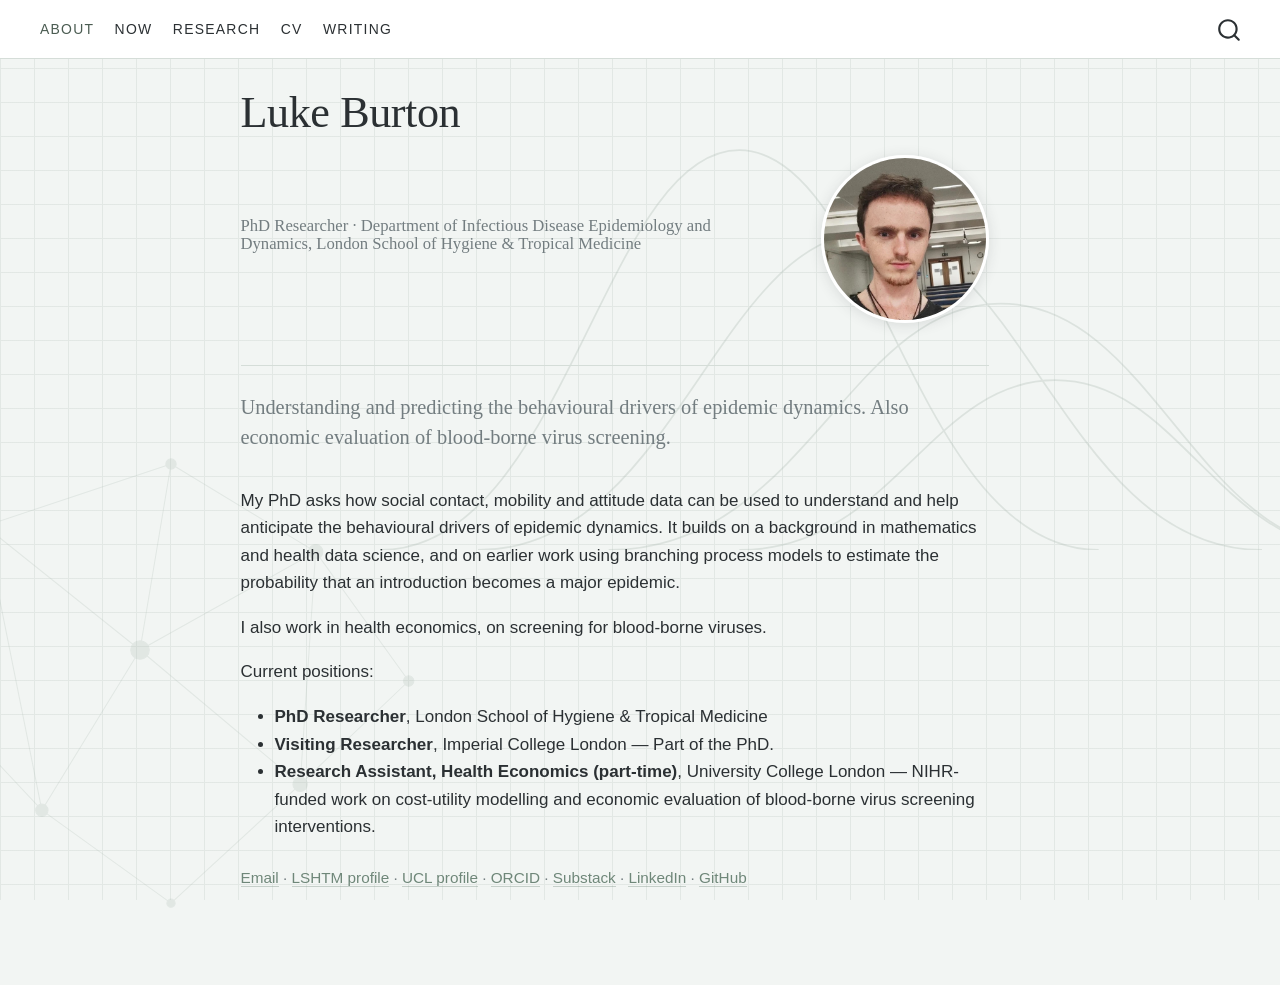
<file: index.html>
<!DOCTYPE html>
<html xmlns="http://www.w3.org/1999/xhtml" lang="en" xml:lang="en"><head>

<meta charset="utf-8">
<meta name="generator" content="quarto-1.10.18">

<meta name="viewport" content="width=device-width, initial-scale=1.0, user-scalable=yes">


<title>About</title>
<style>
/* Default styles provided by pandoc.
** See https://pandoc.org/MANUAL.html#variables-for-html for config info.
*/
span.smallcaps{font-variant: small-caps;}
div.columns{display: flex; gap: 1.5em;}
div.column{flex: auto;}
@media screen {
div.columns{gap: min(4vw, 1.5em);}
div.column{overflow-x: auto;}
}
div.hanging-indent{margin-left: 1.5em; text-indent: -1.5em;}
ul.task-list{list-style: none;}
ul.task-list li input[type="checkbox"] {
  width: 0.8em;
  margin: 0 0.8em 0.2em -1em; /* quarto-specific, see https://github.com/quarto-dev/quarto-cli/issues/4556 */ 
  vertical-align: middle;
}
</style>


<script src="site_libs/quarto-nav/quarto-nav.js"></script>
<script src="site_libs/quarto-nav/headroom.min.js"></script>
<script src="site_libs/clipboard/clipboard.min.js"></script>
<script src="site_libs/quarto-search/autocomplete.umd.js"></script>
<script src="site_libs/quarto-search/fuse.min.js"></script>
<script src="site_libs/quarto-search/quarto-search.js"></script>
<meta name="quarto:offset" content="./">
<script src="site_libs/quarto-html/quarto.js" type="module"></script>
<script src="site_libs/quarto-html/tabsets/tabsets.js" type="module"></script>
<script src="site_libs/quarto-html/popper.min.js"></script>
<script src="site_libs/quarto-html/tippy.umd.min.js"></script>
<script src="site_libs/quarto-html/anchor.min.js"></script>
<link href="site_libs/quarto-html/tippy.css" rel="stylesheet">
<link href="site_libs/quarto-html/quarto-syntax-highlighting-64a204ab8560d761af7679ceaba22944.css" rel="stylesheet" id="quarto-text-highlighting-styles">
<script src="site_libs/bootstrap/bootstrap.min.js"></script>
<link href="site_libs/bootstrap/bootstrap-icons.css" rel="stylesheet">
<link href="site_libs/bootstrap/bootstrap-5bb09450fe2c5aace1204da6cc6038b9.min.css" rel="stylesheet" append-hash="true" id="quarto-bootstrap" data-mode="light">
<script id="quarto-search-options" type="application/json">{
  "location": "navbar",
  "copy-button": false,
  "collapse-after": 3,
  "panel-placement": "end",
  "type": "overlay",
  "limit": 50,
  "keyboard-shortcut": [
    "f",
    "/",
    "s"
  ],
  "show-item-context": false,
  "language": {
    "search-no-results-text": "No results",
    "search-matching-documents-text": "matching documents",
    "search-copy-link-title": "Copy link to search",
    "search-hide-matches-text": "Hide additional matches",
    "search-more-match-text": "more match in this document",
    "search-more-matches-text": "more matches in this document",
    "search-clear-button-title": "Clear",
    "search-text-placeholder": "",
    "search-detached-cancel-button-title": "Cancel",
    "search-submit-button-title": "Submit",
    "search-label": "Search"
  }
}</script>


</head>

<body class="nav-fixed fullcontent quarto-light">

<div id="quarto-search-results"></div>
  <header id="quarto-header" class="headroom fixed-top">
    <nav class="navbar navbar-expand-lg " data-bs-theme="dark">
      <div class="navbar-container container-fluid">
            <div id="quarto-search" class="" title="Search"></div>
          <button class="navbar-toggler" type="button" data-bs-toggle="collapse" data-bs-target="#navbarCollapse" aria-controls="navbarCollapse" role="menu" aria-expanded="false" aria-label="Toggle navigation" onclick="if (window.quartoToggleHeadroom) { window.quartoToggleHeadroom(); }">
  <span class="navbar-toggler-icon"></span>
</button>
          <div class="collapse navbar-collapse" id="navbarCollapse">
            <ul class="navbar-nav navbar-nav-scroll me-auto">
  <li class="nav-item">
    <a class="nav-link active" href="./index.html" aria-current="page"> 
<span class="menu-text">About</span></a>
  </li>  
  <li class="nav-item">
    <a class="nav-link" href="./now.html"> 
<span class="menu-text">Now</span></a>
  </li>  
  <li class="nav-item">
    <a class="nav-link" href="./research.html"> 
<span class="menu-text">Research</span></a>
  </li>  
  <li class="nav-item">
    <a class="nav-link" href="./cv.html"> 
<span class="menu-text">CV</span></a>
  </li>  
  <li class="nav-item">
    <a class="nav-link" href="./writing.html"> 
<span class="menu-text">Writing</span></a>
  </li>  
</ul>
          </div> <!-- /navcollapse -->
            <div class="quarto-navbar-tools">
</div>
      </div> <!-- /container-fluid -->
    </nav>
</header>
<!-- content -->
<div id="quarto-content" class="quarto-container page-columns page-rows-contents page-layout-article page-navbar">
<!-- sidebar -->
<!-- margin-sidebar -->
    
<!-- main -->
<main class="content" id="quarto-document-content"><header id="title-block-header" class="quarto-title-block"><h1 class="hero-name unnumbered title display-7">Luke Burton</h1></header>




<div class="hero">
<section id="b58fc729-690b-4000-b19f-365a4093b2ff7b7b3c2076617220706572736f6e616c2e6e616d65203e7d7d" class="level1 hero-name unnumbered hero-text">

<p><span class="hero-role">PhD Researcher · Department of Infectious Disease Epidemiology and Dynamics, London School of Hygiene &amp; Tropical Medicine</span></p>
</section>
<!-- Generated file. Do not edit by hand. -->
<div class="headshot">
<p><img src="images/headshot.jpg" class="img-fluid" alt="Luke Burton"></p>
</div>
</div>
<div class="lede">
<p>Understanding and predicting the behavioural drivers of epidemic dynamics. Also economic evaluation of blood-borne virus screening.</p>
</div>
<p>My PhD asks how social contact, mobility and attitude data can be used to understand and help anticipate the behavioural drivers of epidemic dynamics. It builds on a background in mathematics and health data science, and on earlier work using branching process models to estimate the probability that an introduction becomes a major epidemic.</p>
<p>I also work in health economics, on screening for blood-borne viruses.</p>
<p>Current positions:</p>
<!-- Generated file. Do not edit by hand. -->
<ul>
<li><strong>PhD Researcher</strong>, London School of Hygiene &amp; Tropical Medicine</li>
<li><strong>Visiting Researcher</strong>, Imperial College London — Part of the PhD.</li>
<li><strong>Research Assistant, Health Economics (part-time)</strong>, University College London — NIHR-funded work on cost-utility modelling and economic evaluation of blood-borne virus screening interventions.</li>
</ul>
<!-- Generated file. Do not edit by hand. -->
<div class="profile-links">
<p><a href="mailto:Luke.Burton1@student.lshtm.ac.uk">Email</a> · <a href="https://www.lshtm.ac.uk/aboutus/people/burton.luke">LSHTM profile</a> · <a href="https://profiles.ucl.ac.uk/108469-luke-burton">UCL profile</a> · <a href="https://orcid.org/0009-0004-3168-0413">ORCID</a> · <a href="https://laburton.substack.com">Substack</a> · <a href="https://www.linkedin.com/in/luke-burton-7563511b1/">LinkedIn</a> · <a href="https://github.com/lukeburton02">GitHub</a></p>
</div>



</main> <!-- /main -->
<script id="quarto-html-after-body" type="application/javascript">
  window.document.addEventListener("DOMContentLoaded", function (event) {
    const icon = "";
    const anchorJS = new window.AnchorJS();
    anchorJS.options = {
      placement: 'right',
      icon: icon
    };
    anchorJS.add('.anchored');
    const isCodeAnnotation = (el) => {
      for (const clz of el.classList) {
        if (clz.startsWith('code-annotation-')) {                     
          return true;
        }
      }
      return false;
    }
    const onCopySuccess = function(e) {
      // button target
      const button = e.trigger;
      // don't keep focus
      button.blur();
      // flash "checked"
      button.classList.add('code-copy-button-checked');
      var currentTitle = button.getAttribute("title");
      button.setAttribute("title", "Copied!");
      let tooltip;
      if (window.bootstrap) {
        button.setAttribute("data-bs-toggle", "tooltip");
        button.setAttribute("data-bs-placement", "left");
        button.setAttribute("data-bs-title", "Copied!");
        tooltip = new bootstrap.Tooltip(button, 
          { trigger: "manual", 
            customClass: "code-copy-button-tooltip",
            offset: [0, -8]});
        tooltip.show();    
      }
      setTimeout(function() {
        if (tooltip) {
          tooltip.hide();
          button.removeAttribute("data-bs-title");
          button.removeAttribute("data-bs-toggle");
          button.removeAttribute("data-bs-placement");
        }
        button.setAttribute("title", currentTitle);
        button.classList.remove('code-copy-button-checked');
      }, 1000);
      // clear code selection
      e.clearSelection();
    }
    const getTextToCopy = function(trigger) {
      const outerScaffold = trigger.parentElement.cloneNode(true);
      const codeEl = outerScaffold.querySelector('code');
      for (const childEl of codeEl.children) {
        if (isCodeAnnotation(childEl)) {
          childEl.remove();
        }
      }
      return codeEl.innerText;
    }
    const clipboard = new window.ClipboardJS('.code-copy-button:not([data-in-quarto-modal])', {
      text: getTextToCopy
    });
    clipboard.on('success', onCopySuccess);
    if (window.document.getElementById('quarto-embedded-source-code-modal')) {
      const clipboardModal = new window.ClipboardJS('.code-copy-button[data-in-quarto-modal]', {
        text: getTextToCopy,
        container: window.document.getElementById('quarto-embedded-source-code-modal')
      });
      clipboardModal.on('success', onCopySuccess);
    }
      var localhostRegex = new RegExp(/^(?:http|https):\/\/localhost\:?[0-9]*\//);
      var mailtoRegex = new RegExp(/^mailto:/);
        var filterRegex = new RegExp("https:\/\/lukeaburton\.co\.uk");
      var isInternal = (href) => {
          return filterRegex.test(href) || localhostRegex.test(href) || mailtoRegex.test(href);
      }
      // Inspect non-navigation links and adorn them if external
     var links = window.document.querySelectorAll('a[href]:not(.nav-link):not(.navbar-brand):not(.toc-action):not(.sidebar-link):not(.sidebar-item-toggle):not(.pagination-link):not(.no-external):not([aria-hidden]):not(.dropdown-item):not(.quarto-navigation-tool):not(.about-link)');
      for (var i=0; i<links.length; i++) {
        const link = links[i];
        if (!isInternal(link.href)) {
          // undo the damage that might have been done by quarto-nav.js in the case of
          // links that we want to consider external
          if (link.dataset.originalHref !== undefined) {
            link.href = link.dataset.originalHref;
          }
            // target, if specified
            link.setAttribute("target", "_blank");
            if (link.getAttribute("rel") === null) {
              link.setAttribute("rel", "noopener");
            }
        }
      }
    function tippyHover(el, contentFn, onTriggerFn, onUntriggerFn) {
      const config = {
        allowHTML: true,
        maxWidth: 500,
        delay: 100,
        arrow: false,
        appendTo: function(el) {
            return el.parentElement;
        },
        interactive: true,
        interactiveBorder: 10,
        theme: 'quarto',
        placement: 'bottom-start',
      };
      if (contentFn) {
        config.content = contentFn;
      }
      if (onTriggerFn) {
        config.onTrigger = onTriggerFn;
      }
      if (onUntriggerFn) {
        config.onUntrigger = onUntriggerFn;
      }
      window.tippy(el, config); 
    }
    const noterefs = window.document.querySelectorAll('a[role="doc-noteref"]');
    for (var i=0; i<noterefs.length; i++) {
      const ref = noterefs[i];
      tippyHover(ref, function() {
        // use id or data attribute instead here
        let href = ref.getAttribute('data-footnote-href') || ref.getAttribute('href');
        try { href = new URL(href).hash; } catch {}
        const id = href.replace(/^#\/?/, "");
        const note = window.document.getElementById(id);
        if (note) {
          return note.innerHTML;
        } else {
          return "";
        }
      });
    }
    const xrefs = window.document.querySelectorAll('a.quarto-xref');
    const processXRef = (id, note) => {
      // Strip column container classes
      const stripColumnClz = (el) => {
        el.classList.remove("page-full", "page-columns");
        if (el.children) {
          for (const child of el.children) {
            stripColumnClz(child);
          }
        }
      }
      stripColumnClz(note)
      if (id === null || id.startsWith('sec-')) {
        // Special case sections, only their first couple elements
        const container = document.createElement("div");
        if (note.children && note.children.length > 2) {
          container.appendChild(note.children[0].cloneNode(true));
          for (let i = 1; i < note.children.length; i++) {
            const child = note.children[i];
            if (child.tagName === "P" && child.innerText === "") {
              continue;
            } else {
              container.appendChild(child.cloneNode(true));
              break;
            }
          }
          if (window.Quarto?.typesetMath) {
            window.Quarto.typesetMath(container);
          }
          return container.innerHTML
        } else {
          if (window.Quarto?.typesetMath) {
            window.Quarto.typesetMath(note);
          }
          return note.innerHTML;
        }
      } else {
        // Remove any anchor links if they are present
        const anchorLink = note.querySelector('a.anchorjs-link');
        if (anchorLink) {
          anchorLink.remove();
        }
        if (window.Quarto?.typesetMath) {
          window.Quarto.typesetMath(note);
        }
        if (note.classList.contains("callout")) {
          return note.outerHTML;
        } else {
          return note.innerHTML;
        }
      }
    }
    for (var i=0; i<xrefs.length; i++) {
      const xref = xrefs[i];
      tippyHover(xref, undefined, function(instance) {
        instance.disable();
        let url = xref.getAttribute('href');
        let hash = undefined; 
        if (url.startsWith('#')) {
          hash = url;
        } else {
          try { hash = new URL(url).hash; } catch {}
        }
        if (hash) {
          const id = hash.replace(/^#\/?/, "");
          const note = window.document.getElementById(id);
          if (note !== null) {
            try {
              const html = processXRef(id, note.cloneNode(true));
              instance.setContent(html);
            } finally {
              instance.enable();
              instance.show();
            }
          } else {
            // See if we can fetch this
            fetch(url.split('#')[0])
            .then(res => res.text())
            .then(html => {
              const parser = new DOMParser();
              const htmlDoc = parser.parseFromString(html, "text/html");
              const note = htmlDoc.getElementById(id);
              if (note !== null) {
                const html = processXRef(id, note);
                instance.setContent(html);
              } 
            }).finally(() => {
              instance.enable();
              instance.show();
            });
          }
        } else {
          // See if we can fetch a full url (with no hash to target)
          // This is a special case and we should probably do some content thinning / targeting
          fetch(url)
          .then(res => res.text())
          .then(html => {
            const parser = new DOMParser();
            const htmlDoc = parser.parseFromString(html, "text/html");
            const note = htmlDoc.querySelector('main.content');
            if (note !== null) {
              // This should only happen for chapter cross references
              // (since there is no id in the URL)
              // remove the first header
              if (note.children.length > 0 && note.children[0].tagName === "HEADER") {
                note.children[0].remove();
              }
              const html = processXRef(null, note);
              instance.setContent(html);
            } 
          }).finally(() => {
            instance.enable();
            instance.show();
          });
        }
      }, function(instance) {
      });
    }
        let selectedAnnoteEl;
        const selectorForAnnotation = ( cell, annotation) => {
          let cellAttr = 'data-code-cell="' + cell + '"';
          let lineAttr = 'data-code-annotation="' +  annotation + '"';
          const selector = 'span[' + cellAttr + '][' + lineAttr + ']';
          return selector;
        }
        const selectCodeLines = (annoteEl) => {
          const doc = window.document;
          const targetCell = annoteEl.getAttribute("data-target-cell");
          const targetAnnotation = annoteEl.getAttribute("data-target-annotation");
          const annoteSpan = window.document.querySelector(selectorForAnnotation(targetCell, targetAnnotation));
          const lines = annoteSpan.getAttribute("data-code-lines").split(",");
          const lineIds = lines.map((line) => {
            return targetCell + "-" + line;
          })
          let top = null;
          let height = null;
          let parent = null;
          if (lineIds.length > 0) {
              //compute the position of the single el (top and bottom and make a div)
              const el = window.document.getElementById(lineIds[0]);
              top = el.offsetTop;
              height = el.offsetHeight;
              parent = el.parentElement.parentElement;
            if (lineIds.length > 1) {
              const lastEl = window.document.getElementById(lineIds[lineIds.length - 1]);
              const bottom = lastEl.offsetTop + lastEl.offsetHeight;
              height = bottom - top;
            }
            if (top !== null && height !== null && parent !== null) {
              // cook up a div (if necessary) and position it 
              let div = window.document.getElementById("code-annotation-line-highlight");
              if (div === null) {
                div = window.document.createElement("div");
                div.setAttribute("id", "code-annotation-line-highlight");
                div.style.position = 'absolute';
                parent.appendChild(div);
              }
              div.style.top = top - 2 + "px";
              div.style.height = height + 4 + "px";
              div.style.left = 0;
              let gutterDiv = window.document.getElementById("code-annotation-line-highlight-gutter");
              if (gutterDiv === null) {
                gutterDiv = window.document.createElement("div");
                gutterDiv.setAttribute("id", "code-annotation-line-highlight-gutter");
                gutterDiv.style.position = 'absolute';
                const codeCell = window.document.getElementById(targetCell);
                const gutter = codeCell.querySelector('.code-annotation-gutter');
                gutter.appendChild(gutterDiv);
              }
              gutterDiv.style.top = top - 2 + "px";
              gutterDiv.style.height = height + 4 + "px";
            }
            selectedAnnoteEl = annoteEl;
          }
        };
        const unselectCodeLines = () => {
          const elementsIds = ["code-annotation-line-highlight", "code-annotation-line-highlight-gutter"];
          elementsIds.forEach((elId) => {
            const div = window.document.getElementById(elId);
            if (div) {
              div.remove();
            }
          });
          selectedAnnoteEl = undefined;
        };
          // Handle positioning of the toggle
      window.addEventListener(
        "resize",
        throttle(() => {
          elRect = undefined;
          if (selectedAnnoteEl) {
            selectCodeLines(selectedAnnoteEl);
          }
        }, 10)
      );
      function throttle(fn, ms) {
      let throttle = false;
      let timer;
        return (...args) => {
          if(!throttle) { // first call gets through
              fn.apply(this, args);
              throttle = true;
          } else { // all the others get throttled
              if(timer) clearTimeout(timer); // cancel #2
              timer = setTimeout(() => {
                fn.apply(this, args);
                timer = throttle = false;
              }, ms);
          }
        };
      }
        // Attach click handler to the DT
        const annoteDls = window.document.querySelectorAll('dt[data-target-cell]');
        for (const annoteDlNode of annoteDls) {
          annoteDlNode.addEventListener('click', (event) => {
            const clickedEl = event.target;
            if (clickedEl !== selectedAnnoteEl) {
              unselectCodeLines();
              const activeEl = window.document.querySelector('dt[data-target-cell].code-annotation-active');
              if (activeEl) {
                activeEl.classList.remove('code-annotation-active');
              }
              selectCodeLines(clickedEl);
              clickedEl.classList.add('code-annotation-active');
            } else {
              // Unselect the line
              unselectCodeLines();
              clickedEl.classList.remove('code-annotation-active');
            }
          });
        }
    const findCites = (el) => {
      const parentEl = el.parentElement;
      if (parentEl) {
        const cites = parentEl.dataset.cites;
        if (cites) {
          return {
            el,
            cites: cites.split(' ')
          };
        } else {
          return findCites(el.parentElement)
        }
      } else {
        return undefined;
      }
    };
    var bibliorefs = window.document.querySelectorAll('a[role="doc-biblioref"]');
    for (var i=0; i<bibliorefs.length; i++) {
      const ref = bibliorefs[i];
      const citeInfo = findCites(ref);
      if (citeInfo) {
        tippyHover(citeInfo.el, function() {
          var popup = window.document.createElement('div');
          citeInfo.cites.forEach(function(cite) {
            var citeDiv = window.document.createElement('div');
            citeDiv.classList.add('hanging-indent');
            citeDiv.classList.add('csl-entry');
            var biblioDiv = window.document.getElementById('ref-' + cite);
            if (biblioDiv) {
              citeDiv.innerHTML = biblioDiv.innerHTML;
            }
            popup.appendChild(citeDiv);
          });
          return popup.innerHTML;
        });
      }
    }
  });
  </script>
</div> <!-- /content -->




</body></html>
</file>
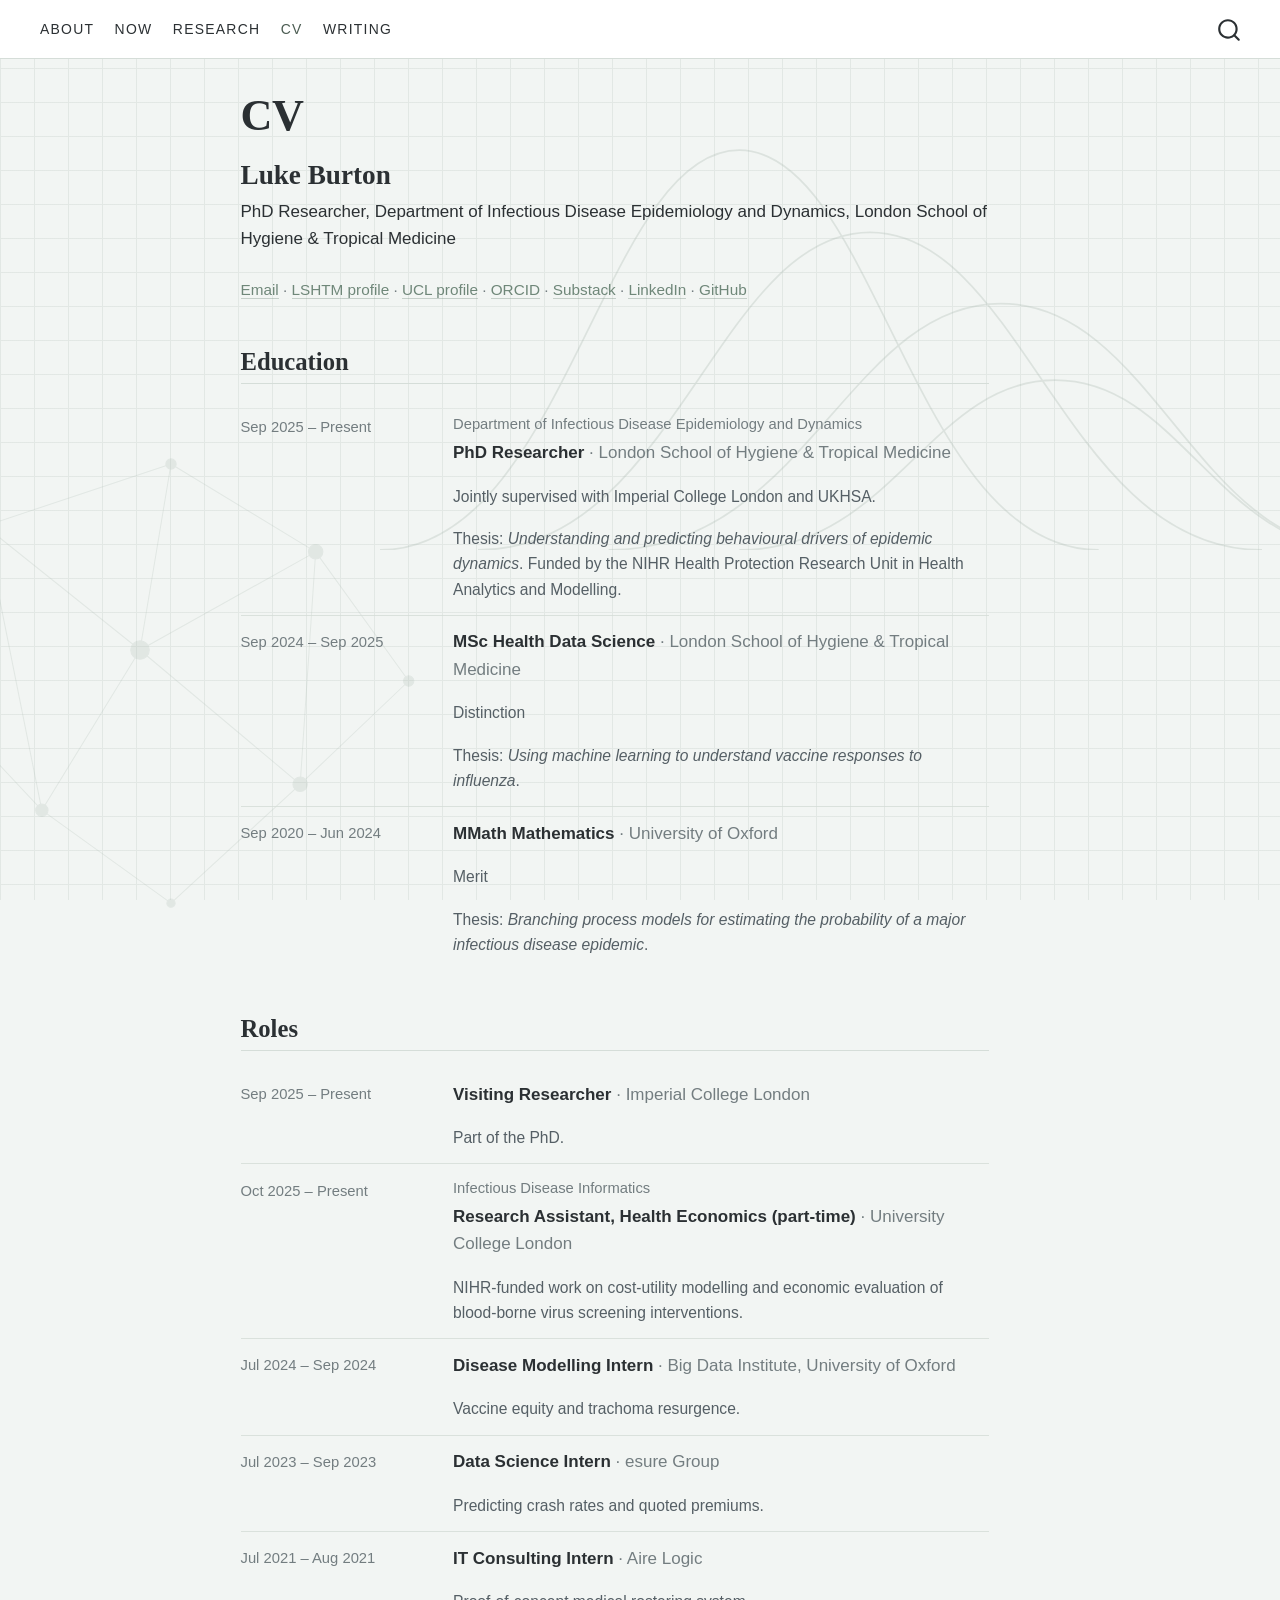
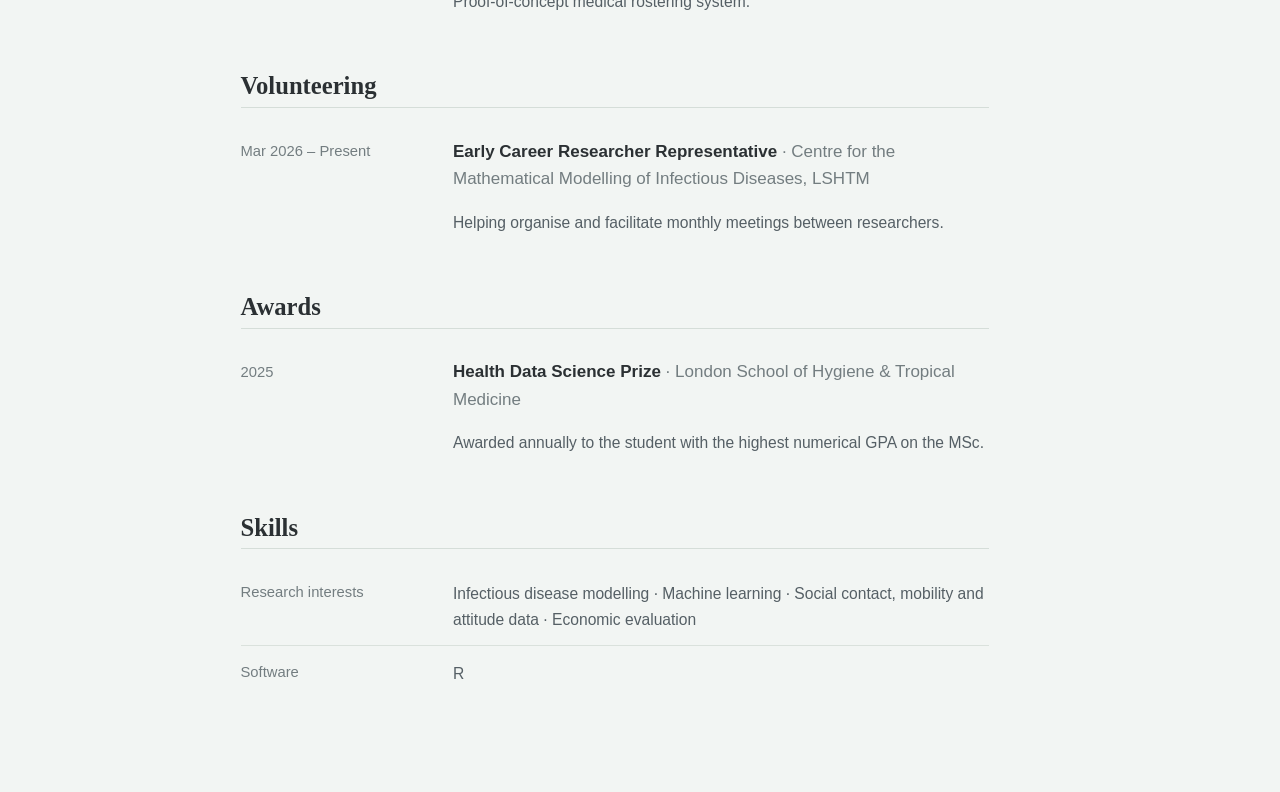
<file: cv.html>
<!DOCTYPE html>
<html xmlns="http://www.w3.org/1999/xhtml" lang="en" xml:lang="en"><head>

<meta charset="utf-8">
<meta name="generator" content="quarto-1.10.18">

<meta name="viewport" content="width=device-width, initial-scale=1.0, user-scalable=yes">


<title>CV</title>
<style>
/* Default styles provided by pandoc.
** See https://pandoc.org/MANUAL.html#variables-for-html for config info.
*/
span.smallcaps{font-variant: small-caps;}
div.columns{display: flex; gap: 1.5em;}
div.column{flex: auto;}
@media screen {
div.columns{gap: min(4vw, 1.5em);}
div.column{overflow-x: auto;}
}
div.hanging-indent{margin-left: 1.5em; text-indent: -1.5em;}
ul.task-list{list-style: none;}
ul.task-list li input[type="checkbox"] {
  width: 0.8em;
  margin: 0 0.8em 0.2em -1em; /* quarto-specific, see https://github.com/quarto-dev/quarto-cli/issues/4556 */ 
  vertical-align: middle;
}
</style>


<script src="site_libs/quarto-nav/quarto-nav.js"></script>
<script src="site_libs/quarto-nav/headroom.min.js"></script>
<script src="site_libs/clipboard/clipboard.min.js"></script>
<script src="site_libs/quarto-search/autocomplete.umd.js"></script>
<script src="site_libs/quarto-search/fuse.min.js"></script>
<script src="site_libs/quarto-search/quarto-search.js"></script>
<meta name="quarto:offset" content="./">
<script src="site_libs/quarto-html/quarto.js" type="module"></script>
<script src="site_libs/quarto-html/tabsets/tabsets.js" type="module"></script>
<script src="site_libs/quarto-html/popper.min.js"></script>
<script src="site_libs/quarto-html/tippy.umd.min.js"></script>
<script src="site_libs/quarto-html/anchor.min.js"></script>
<link href="site_libs/quarto-html/tippy.css" rel="stylesheet">
<link href="site_libs/quarto-html/quarto-syntax-highlighting-64a204ab8560d761af7679ceaba22944.css" rel="stylesheet" id="quarto-text-highlighting-styles">
<script src="site_libs/bootstrap/bootstrap.min.js"></script>
<link href="site_libs/bootstrap/bootstrap-icons.css" rel="stylesheet">
<link href="site_libs/bootstrap/bootstrap-5bb09450fe2c5aace1204da6cc6038b9.min.css" rel="stylesheet" append-hash="true" id="quarto-bootstrap" data-mode="light">
<script id="quarto-search-options" type="application/json">{
  "location": "navbar",
  "copy-button": false,
  "collapse-after": 3,
  "panel-placement": "end",
  "type": "overlay",
  "limit": 50,
  "keyboard-shortcut": [
    "f",
    "/",
    "s"
  ],
  "show-item-context": false,
  "language": {
    "search-no-results-text": "No results",
    "search-matching-documents-text": "matching documents",
    "search-copy-link-title": "Copy link to search",
    "search-hide-matches-text": "Hide additional matches",
    "search-more-match-text": "more match in this document",
    "search-more-matches-text": "more matches in this document",
    "search-clear-button-title": "Clear",
    "search-text-placeholder": "",
    "search-detached-cancel-button-title": "Cancel",
    "search-submit-button-title": "Submit",
    "search-label": "Search"
  }
}</script>


</head>

<body class="nav-fixed fullcontent quarto-light">

<div id="quarto-search-results"></div>
  <header id="quarto-header" class="headroom fixed-top">
    <nav class="navbar navbar-expand-lg " data-bs-theme="dark">
      <div class="navbar-container container-fluid">
            <div id="quarto-search" class="" title="Search"></div>
          <button class="navbar-toggler" type="button" data-bs-toggle="collapse" data-bs-target="#navbarCollapse" aria-controls="navbarCollapse" role="menu" aria-expanded="false" aria-label="Toggle navigation" onclick="if (window.quartoToggleHeadroom) { window.quartoToggleHeadroom(); }">
  <span class="navbar-toggler-icon"></span>
</button>
          <div class="collapse navbar-collapse" id="navbarCollapse">
            <ul class="navbar-nav navbar-nav-scroll me-auto">
  <li class="nav-item">
    <a class="nav-link" href="./index.html"> 
<span class="menu-text">About</span></a>
  </li>  
  <li class="nav-item">
    <a class="nav-link" href="./now.html"> 
<span class="menu-text">Now</span></a>
  </li>  
  <li class="nav-item">
    <a class="nav-link" href="./research.html"> 
<span class="menu-text">Research</span></a>
  </li>  
  <li class="nav-item">
    <a class="nav-link active" href="./cv.html" aria-current="page"> 
<span class="menu-text">CV</span></a>
  </li>  
  <li class="nav-item">
    <a class="nav-link" href="./writing.html"> 
<span class="menu-text">Writing</span></a>
  </li>  
</ul>
          </div> <!-- /navcollapse -->
            <div class="quarto-navbar-tools">
</div>
      </div> <!-- /container-fluid -->
    </nav>
</header>
<!-- content -->
<div id="quarto-content" class="quarto-container page-columns page-rows-contents page-layout-article page-navbar">
<!-- sidebar -->
<!-- margin-sidebar -->
    
<!-- main -->
<main class="content" id="quarto-document-content">

<header id="title-block-header" class="quarto-title-block default">
<div class="quarto-title">
<h1 class="title">CV</h1>
</div>



<div class="quarto-title-meta">

    
  
    
  </div>
  


</header>


<section id="b58fc729-690b-4000-b19f-365a4093b2ff7b7b3c2076617220706572736f6e616c2e6e616d65203e7d7d" class="level2 unnumbered cv-name cv-header">
<h2 class="unnumbered cv-name anchored" data-anchor-id="b58fc729-690b-4000-b19f-365a4093b2ff7b7b3c2076617220706572736f6e616c2e6e616d65203e7d7d">Luke Burton</h2>
<p>PhD Researcher, Department of Infectious Disease Epidemiology and Dynamics, London School of Hygiene &amp; Tropical Medicine</p>
</section>
<!-- Generated file. Do not edit by hand. -->
<div class="profile-links">
<p><a href="mailto:Luke.Burton1@student.lshtm.ac.uk">Email</a> · <a href="https://www.lshtm.ac.uk/aboutus/people/burton.luke">LSHTM profile</a> · <a href="https://profiles.ucl.ac.uk/108469-luke-burton">UCL profile</a> · <a href="https://orcid.org/0009-0004-3168-0413">ORCID</a> · <a href="https://laburton.substack.com">Substack</a> · <a href="https://www.linkedin.com/in/luke-burton-7563511b1/">LinkedIn</a> · <a href="https://github.com/lukeburton02">GitHub</a></p>
</div>
<section id="education" class="level2">
<h2 class="anchored" data-anchor-id="education">Education</h2>
<!-- Generated file. Do not edit by hand. -->
<div class="cv-entry">
<div class="cv-dates">
<p>Sep 2025 – Present</p>
</div>
<div class="cv-body">
<div class="cv-dept">
<p>Department of Infectious Disease Epidemiology and Dynamics</p>
</div>
<p><strong>PhD Researcher</strong> <span class="cv-org">London School of Hygiene &amp; Tropical Medicine</span></p>
<div class="cv-notes">
<p>Jointly supervised with Imperial College London and UKHSA.</p>
<p>Thesis: <em>Understanding and predicting behavioural drivers of epidemic dynamics</em>. Funded by the NIHR Health Protection Research Unit in Health Analytics and Modelling.</p>
</div>
</div>
</div>
<div class="cv-entry">
<div class="cv-dates">
<p>Sep 2024 – Sep 2025</p>
</div>
<div class="cv-body">
<p><strong>MSc Health Data Science</strong> <span class="cv-org">London School of Hygiene &amp; Tropical Medicine</span></p>
<div class="cv-notes">
<p>Distinction</p>
<p>Thesis: <em>Using machine learning to understand vaccine responses to influenza</em>.</p>
</div>
</div>
</div>
<div class="cv-entry">
<div class="cv-dates">
<p>Sep 2020 – Jun 2024</p>
</div>
<div class="cv-body">
<p><strong>MMath Mathematics</strong> <span class="cv-org">University of Oxford</span></p>
<div class="cv-notes">
<p>Merit</p>
<p>Thesis: <em>Branching process models for estimating the probability of a major infectious disease epidemic</em>.</p>
</div>
</div>
</div>
</section>
<section id="roles" class="level2">
<h2 class="anchored" data-anchor-id="roles">Roles</h2>
<!-- Generated file. Do not edit by hand. -->
<div class="cv-entry">
<div class="cv-dates">
<p>Sep 2025 – Present</p>
</div>
<div class="cv-body">
<p><strong>Visiting Researcher</strong> <span class="cv-org">Imperial College London</span></p>
<div class="cv-notes">
<p>Part of the PhD.</p>
</div>
</div>
</div>
<div class="cv-entry">
<div class="cv-dates">
<p>Oct 2025 – Present</p>
</div>
<div class="cv-body">
<div class="cv-dept">
<p>Infectious Disease Informatics</p>
</div>
<p><strong>Research Assistant, Health Economics (part-time)</strong> <span class="cv-org">University College London</span></p>
<div class="cv-notes">
<p>NIHR-funded work on cost-utility modelling and economic evaluation of blood-borne virus screening interventions.</p>
</div>
</div>
</div>
<div class="cv-entry">
<div class="cv-dates">
<p>Jul 2024 – Sep 2024</p>
</div>
<div class="cv-body">
<p><strong>Disease Modelling Intern</strong> <span class="cv-org">Big Data Institute, University of Oxford</span></p>
<div class="cv-notes">
<p>Vaccine equity and trachoma resurgence.</p>
</div>
</div>
</div>
<div class="cv-entry">
<div class="cv-dates">
<p>Jul 2023 – Sep 2023</p>
</div>
<div class="cv-body">
<p><strong>Data Science Intern</strong> <span class="cv-org">esure Group</span></p>
<div class="cv-notes">
<p>Predicting crash rates and quoted premiums.</p>
</div>
</div>
</div>
<div class="cv-entry">
<div class="cv-dates">
<p>Jul 2021 – Aug 2021</p>
</div>
<div class="cv-body">
<p><strong>IT Consulting Intern</strong> <span class="cv-org">Aire Logic</span></p>
<div class="cv-notes">
<p>Proof-of-concept medical rostering system.</p>
</div>
</div>
</div>
</section>
<section id="volunteering" class="level2">
<h2 class="anchored" data-anchor-id="volunteering">Volunteering</h2>
<!-- Generated file. Do not edit by hand. -->
<div class="cv-entry">
<div class="cv-dates">
<p>Mar 2026 – Present</p>
</div>
<div class="cv-body">
<p><strong>Early Career Researcher Representative</strong> <span class="cv-org">Centre for the Mathematical Modelling of Infectious Diseases, LSHTM</span></p>
<div class="cv-notes">
<p>Helping organise and facilitate monthly meetings between researchers.</p>
</div>
</div>
</div>
</section>
<section id="awards" class="level2">
<h2 class="anchored" data-anchor-id="awards">Awards</h2>
<!-- Generated file. Do not edit by hand. -->
<div class="cv-entry">
<div class="cv-dates">
<p>2025</p>
</div>
<div class="cv-body">
<p><strong>Health Data Science Prize</strong> <span class="cv-org">London School of Hygiene &amp; Tropical Medicine</span></p>
<div class="cv-notes">
<p>Awarded annually to the student with the highest numerical GPA on the MSc.</p>
</div>
</div>
</div>
</section>
<section id="skills" class="level2">
<h2 class="anchored" data-anchor-id="skills">Skills</h2>
<!-- Generated file. Do not edit by hand. -->
<div class="cv-entry">
<div class="cv-dates">
<p>Research interests</p>
</div>
<div class="cv-body">
<div class="cv-notes">
<p>Infectious disease modelling · Machine learning · Social contact, mobility and attitude data · Economic evaluation</p>
</div>
</div>
</div>
<div class="cv-entry">
<div class="cv-dates">
<p>Software</p>
</div>
<div class="cv-body">
<div class="cv-notes">
<p>R</p>
</div>
</div>
</div>


</section>

</main> <!-- /main -->
<script id="quarto-html-after-body" type="application/javascript">
  window.document.addEventListener("DOMContentLoaded", function (event) {
    const icon = "";
    const anchorJS = new window.AnchorJS();
    anchorJS.options = {
      placement: 'right',
      icon: icon
    };
    anchorJS.add('.anchored');
    const isCodeAnnotation = (el) => {
      for (const clz of el.classList) {
        if (clz.startsWith('code-annotation-')) {                     
          return true;
        }
      }
      return false;
    }
    const onCopySuccess = function(e) {
      // button target
      const button = e.trigger;
      // don't keep focus
      button.blur();
      // flash "checked"
      button.classList.add('code-copy-button-checked');
      var currentTitle = button.getAttribute("title");
      button.setAttribute("title", "Copied!");
      let tooltip;
      if (window.bootstrap) {
        button.setAttribute("data-bs-toggle", "tooltip");
        button.setAttribute("data-bs-placement", "left");
        button.setAttribute("data-bs-title", "Copied!");
        tooltip = new bootstrap.Tooltip(button, 
          { trigger: "manual", 
            customClass: "code-copy-button-tooltip",
            offset: [0, -8]});
        tooltip.show();    
      }
      setTimeout(function() {
        if (tooltip) {
          tooltip.hide();
          button.removeAttribute("data-bs-title");
          button.removeAttribute("data-bs-toggle");
          button.removeAttribute("data-bs-placement");
        }
        button.setAttribute("title", currentTitle);
        button.classList.remove('code-copy-button-checked');
      }, 1000);
      // clear code selection
      e.clearSelection();
    }
    const getTextToCopy = function(trigger) {
      const outerScaffold = trigger.parentElement.cloneNode(true);
      const codeEl = outerScaffold.querySelector('code');
      for (const childEl of codeEl.children) {
        if (isCodeAnnotation(childEl)) {
          childEl.remove();
        }
      }
      return codeEl.innerText;
    }
    const clipboard = new window.ClipboardJS('.code-copy-button:not([data-in-quarto-modal])', {
      text: getTextToCopy
    });
    clipboard.on('success', onCopySuccess);
    if (window.document.getElementById('quarto-embedded-source-code-modal')) {
      const clipboardModal = new window.ClipboardJS('.code-copy-button[data-in-quarto-modal]', {
        text: getTextToCopy,
        container: window.document.getElementById('quarto-embedded-source-code-modal')
      });
      clipboardModal.on('success', onCopySuccess);
    }
      var localhostRegex = new RegExp(/^(?:http|https):\/\/localhost\:?[0-9]*\//);
      var mailtoRegex = new RegExp(/^mailto:/);
        var filterRegex = new RegExp("https:\/\/lukeaburton\.co\.uk");
      var isInternal = (href) => {
          return filterRegex.test(href) || localhostRegex.test(href) || mailtoRegex.test(href);
      }
      // Inspect non-navigation links and adorn them if external
     var links = window.document.querySelectorAll('a[href]:not(.nav-link):not(.navbar-brand):not(.toc-action):not(.sidebar-link):not(.sidebar-item-toggle):not(.pagination-link):not(.no-external):not([aria-hidden]):not(.dropdown-item):not(.quarto-navigation-tool):not(.about-link)');
      for (var i=0; i<links.length; i++) {
        const link = links[i];
        if (!isInternal(link.href)) {
          // undo the damage that might have been done by quarto-nav.js in the case of
          // links that we want to consider external
          if (link.dataset.originalHref !== undefined) {
            link.href = link.dataset.originalHref;
          }
            // target, if specified
            link.setAttribute("target", "_blank");
            if (link.getAttribute("rel") === null) {
              link.setAttribute("rel", "noopener");
            }
        }
      }
    function tippyHover(el, contentFn, onTriggerFn, onUntriggerFn) {
      const config = {
        allowHTML: true,
        maxWidth: 500,
        delay: 100,
        arrow: false,
        appendTo: function(el) {
            return el.parentElement;
        },
        interactive: true,
        interactiveBorder: 10,
        theme: 'quarto',
        placement: 'bottom-start',
      };
      if (contentFn) {
        config.content = contentFn;
      }
      if (onTriggerFn) {
        config.onTrigger = onTriggerFn;
      }
      if (onUntriggerFn) {
        config.onUntrigger = onUntriggerFn;
      }
      window.tippy(el, config); 
    }
    const noterefs = window.document.querySelectorAll('a[role="doc-noteref"]');
    for (var i=0; i<noterefs.length; i++) {
      const ref = noterefs[i];
      tippyHover(ref, function() {
        // use id or data attribute instead here
        let href = ref.getAttribute('data-footnote-href') || ref.getAttribute('href');
        try { href = new URL(href).hash; } catch {}
        const id = href.replace(/^#\/?/, "");
        const note = window.document.getElementById(id);
        if (note) {
          return note.innerHTML;
        } else {
          return "";
        }
      });
    }
    const xrefs = window.document.querySelectorAll('a.quarto-xref');
    const processXRef = (id, note) => {
      // Strip column container classes
      const stripColumnClz = (el) => {
        el.classList.remove("page-full", "page-columns");
        if (el.children) {
          for (const child of el.children) {
            stripColumnClz(child);
          }
        }
      }
      stripColumnClz(note)
      if (id === null || id.startsWith('sec-')) {
        // Special case sections, only their first couple elements
        const container = document.createElement("div");
        if (note.children && note.children.length > 2) {
          container.appendChild(note.children[0].cloneNode(true));
          for (let i = 1; i < note.children.length; i++) {
            const child = note.children[i];
            if (child.tagName === "P" && child.innerText === "") {
              continue;
            } else {
              container.appendChild(child.cloneNode(true));
              break;
            }
          }
          if (window.Quarto?.typesetMath) {
            window.Quarto.typesetMath(container);
          }
          return container.innerHTML
        } else {
          if (window.Quarto?.typesetMath) {
            window.Quarto.typesetMath(note);
          }
          return note.innerHTML;
        }
      } else {
        // Remove any anchor links if they are present
        const anchorLink = note.querySelector('a.anchorjs-link');
        if (anchorLink) {
          anchorLink.remove();
        }
        if (window.Quarto?.typesetMath) {
          window.Quarto.typesetMath(note);
        }
        if (note.classList.contains("callout")) {
          return note.outerHTML;
        } else {
          return note.innerHTML;
        }
      }
    }
    for (var i=0; i<xrefs.length; i++) {
      const xref = xrefs[i];
      tippyHover(xref, undefined, function(instance) {
        instance.disable();
        let url = xref.getAttribute('href');
        let hash = undefined; 
        if (url.startsWith('#')) {
          hash = url;
        } else {
          try { hash = new URL(url).hash; } catch {}
        }
        if (hash) {
          const id = hash.replace(/^#\/?/, "");
          const note = window.document.getElementById(id);
          if (note !== null) {
            try {
              const html = processXRef(id, note.cloneNode(true));
              instance.setContent(html);
            } finally {
              instance.enable();
              instance.show();
            }
          } else {
            // See if we can fetch this
            fetch(url.split('#')[0])
            .then(res => res.text())
            .then(html => {
              const parser = new DOMParser();
              const htmlDoc = parser.parseFromString(html, "text/html");
              const note = htmlDoc.getElementById(id);
              if (note !== null) {
                const html = processXRef(id, note);
                instance.setContent(html);
              } 
            }).finally(() => {
              instance.enable();
              instance.show();
            });
          }
        } else {
          // See if we can fetch a full url (with no hash to target)
          // This is a special case and we should probably do some content thinning / targeting
          fetch(url)
          .then(res => res.text())
          .then(html => {
            const parser = new DOMParser();
            const htmlDoc = parser.parseFromString(html, "text/html");
            const note = htmlDoc.querySelector('main.content');
            if (note !== null) {
              // This should only happen for chapter cross references
              // (since there is no id in the URL)
              // remove the first header
              if (note.children.length > 0 && note.children[0].tagName === "HEADER") {
                note.children[0].remove();
              }
              const html = processXRef(null, note);
              instance.setContent(html);
            } 
          }).finally(() => {
            instance.enable();
            instance.show();
          });
        }
      }, function(instance) {
      });
    }
        let selectedAnnoteEl;
        const selectorForAnnotation = ( cell, annotation) => {
          let cellAttr = 'data-code-cell="' + cell + '"';
          let lineAttr = 'data-code-annotation="' +  annotation + '"';
          const selector = 'span[' + cellAttr + '][' + lineAttr + ']';
          return selector;
        }
        const selectCodeLines = (annoteEl) => {
          const doc = window.document;
          const targetCell = annoteEl.getAttribute("data-target-cell");
          const targetAnnotation = annoteEl.getAttribute("data-target-annotation");
          const annoteSpan = window.document.querySelector(selectorForAnnotation(targetCell, targetAnnotation));
          const lines = annoteSpan.getAttribute("data-code-lines").split(",");
          const lineIds = lines.map((line) => {
            return targetCell + "-" + line;
          })
          let top = null;
          let height = null;
          let parent = null;
          if (lineIds.length > 0) {
              //compute the position of the single el (top and bottom and make a div)
              const el = window.document.getElementById(lineIds[0]);
              top = el.offsetTop;
              height = el.offsetHeight;
              parent = el.parentElement.parentElement;
            if (lineIds.length > 1) {
              const lastEl = window.document.getElementById(lineIds[lineIds.length - 1]);
              const bottom = lastEl.offsetTop + lastEl.offsetHeight;
              height = bottom - top;
            }
            if (top !== null && height !== null && parent !== null) {
              // cook up a div (if necessary) and position it 
              let div = window.document.getElementById("code-annotation-line-highlight");
              if (div === null) {
                div = window.document.createElement("div");
                div.setAttribute("id", "code-annotation-line-highlight");
                div.style.position = 'absolute';
                parent.appendChild(div);
              }
              div.style.top = top - 2 + "px";
              div.style.height = height + 4 + "px";
              div.style.left = 0;
              let gutterDiv = window.document.getElementById("code-annotation-line-highlight-gutter");
              if (gutterDiv === null) {
                gutterDiv = window.document.createElement("div");
                gutterDiv.setAttribute("id", "code-annotation-line-highlight-gutter");
                gutterDiv.style.position = 'absolute';
                const codeCell = window.document.getElementById(targetCell);
                const gutter = codeCell.querySelector('.code-annotation-gutter');
                gutter.appendChild(gutterDiv);
              }
              gutterDiv.style.top = top - 2 + "px";
              gutterDiv.style.height = height + 4 + "px";
            }
            selectedAnnoteEl = annoteEl;
          }
        };
        const unselectCodeLines = () => {
          const elementsIds = ["code-annotation-line-highlight", "code-annotation-line-highlight-gutter"];
          elementsIds.forEach((elId) => {
            const div = window.document.getElementById(elId);
            if (div) {
              div.remove();
            }
          });
          selectedAnnoteEl = undefined;
        };
          // Handle positioning of the toggle
      window.addEventListener(
        "resize",
        throttle(() => {
          elRect = undefined;
          if (selectedAnnoteEl) {
            selectCodeLines(selectedAnnoteEl);
          }
        }, 10)
      );
      function throttle(fn, ms) {
      let throttle = false;
      let timer;
        return (...args) => {
          if(!throttle) { // first call gets through
              fn.apply(this, args);
              throttle = true;
          } else { // all the others get throttled
              if(timer) clearTimeout(timer); // cancel #2
              timer = setTimeout(() => {
                fn.apply(this, args);
                timer = throttle = false;
              }, ms);
          }
        };
      }
        // Attach click handler to the DT
        const annoteDls = window.document.querySelectorAll('dt[data-target-cell]');
        for (const annoteDlNode of annoteDls) {
          annoteDlNode.addEventListener('click', (event) => {
            const clickedEl = event.target;
            if (clickedEl !== selectedAnnoteEl) {
              unselectCodeLines();
              const activeEl = window.document.querySelector('dt[data-target-cell].code-annotation-active');
              if (activeEl) {
                activeEl.classList.remove('code-annotation-active');
              }
              selectCodeLines(clickedEl);
              clickedEl.classList.add('code-annotation-active');
            } else {
              // Unselect the line
              unselectCodeLines();
              clickedEl.classList.remove('code-annotation-active');
            }
          });
        }
    const findCites = (el) => {
      const parentEl = el.parentElement;
      if (parentEl) {
        const cites = parentEl.dataset.cites;
        if (cites) {
          return {
            el,
            cites: cites.split(' ')
          };
        } else {
          return findCites(el.parentElement)
        }
      } else {
        return undefined;
      }
    };
    var bibliorefs = window.document.querySelectorAll('a[role="doc-biblioref"]');
    for (var i=0; i<bibliorefs.length; i++) {
      const ref = bibliorefs[i];
      const citeInfo = findCites(ref);
      if (citeInfo) {
        tippyHover(citeInfo.el, function() {
          var popup = window.document.createElement('div');
          citeInfo.cites.forEach(function(cite) {
            var citeDiv = window.document.createElement('div');
            citeDiv.classList.add('hanging-indent');
            citeDiv.classList.add('csl-entry');
            var biblioDiv = window.document.getElementById('ref-' + cite);
            if (biblioDiv) {
              citeDiv.innerHTML = biblioDiv.innerHTML;
            }
            popup.appendChild(citeDiv);
          });
          return popup.innerHTML;
        });
      }
    }
  });
  </script>
</div> <!-- /content -->




</body></html>
</file>
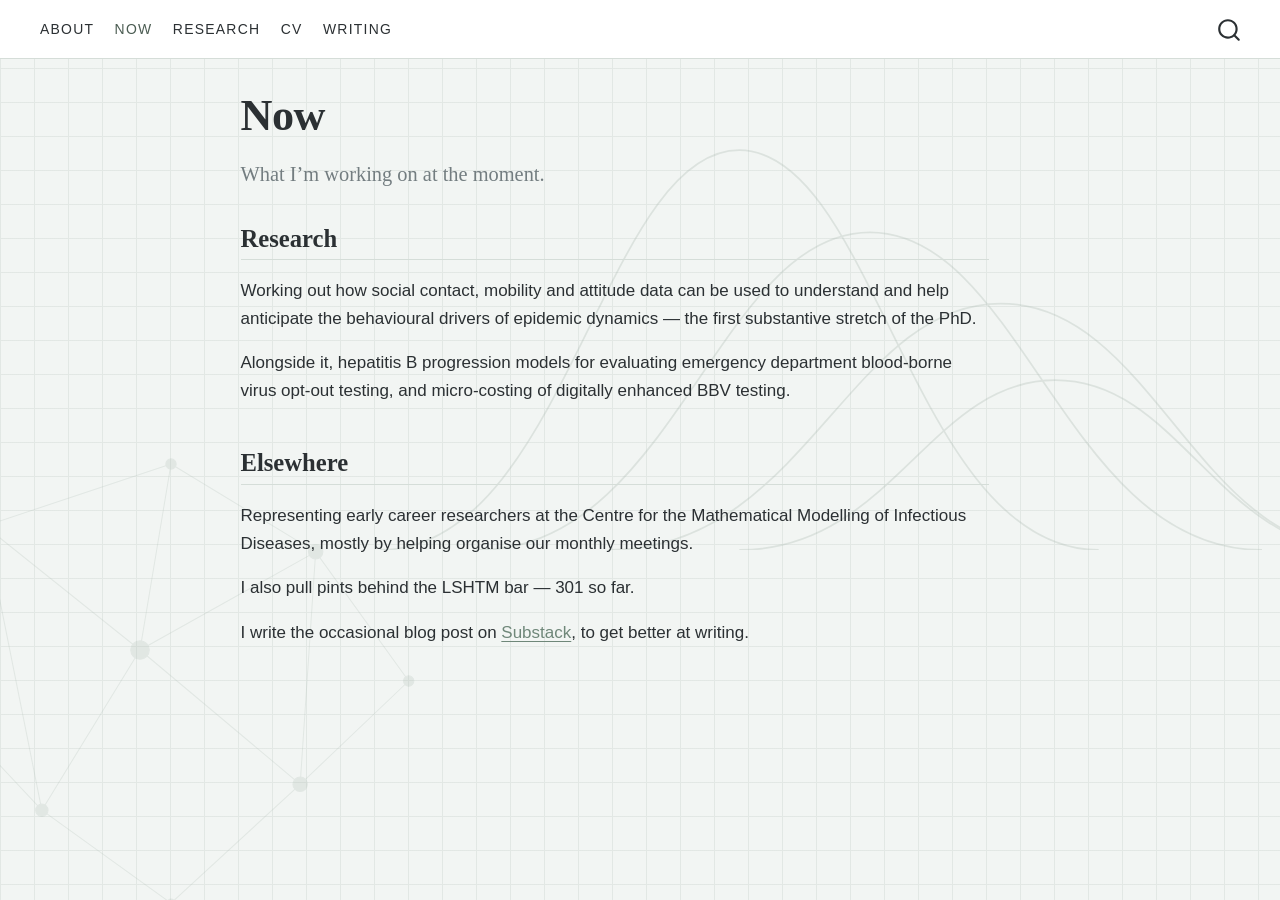
<file: now.html>
<!DOCTYPE html>
<html xmlns="http://www.w3.org/1999/xhtml" lang="en" xml:lang="en"><head>

<meta charset="utf-8">
<meta name="generator" content="quarto-1.10.18">

<meta name="viewport" content="width=device-width, initial-scale=1.0, user-scalable=yes">


<title>Now</title>
<style>
/* Default styles provided by pandoc.
** See https://pandoc.org/MANUAL.html#variables-for-html for config info.
*/
span.smallcaps{font-variant: small-caps;}
div.columns{display: flex; gap: 1.5em;}
div.column{flex: auto;}
@media screen {
div.columns{gap: min(4vw, 1.5em);}
div.column{overflow-x: auto;}
}
div.hanging-indent{margin-left: 1.5em; text-indent: -1.5em;}
ul.task-list{list-style: none;}
ul.task-list li input[type="checkbox"] {
  width: 0.8em;
  margin: 0 0.8em 0.2em -1em; /* quarto-specific, see https://github.com/quarto-dev/quarto-cli/issues/4556 */ 
  vertical-align: middle;
}
</style>


<script src="site_libs/quarto-nav/quarto-nav.js"></script>
<script src="site_libs/quarto-nav/headroom.min.js"></script>
<script src="site_libs/clipboard/clipboard.min.js"></script>
<script src="site_libs/quarto-search/autocomplete.umd.js"></script>
<script src="site_libs/quarto-search/fuse.min.js"></script>
<script src="site_libs/quarto-search/quarto-search.js"></script>
<meta name="quarto:offset" content="./">
<script src="site_libs/quarto-html/quarto.js" type="module"></script>
<script src="site_libs/quarto-html/tabsets/tabsets.js" type="module"></script>
<script src="site_libs/quarto-html/popper.min.js"></script>
<script src="site_libs/quarto-html/tippy.umd.min.js"></script>
<script src="site_libs/quarto-html/anchor.min.js"></script>
<link href="site_libs/quarto-html/tippy.css" rel="stylesheet">
<link href="site_libs/quarto-html/quarto-syntax-highlighting-64a204ab8560d761af7679ceaba22944.css" rel="stylesheet" id="quarto-text-highlighting-styles">
<script src="site_libs/bootstrap/bootstrap.min.js"></script>
<link href="site_libs/bootstrap/bootstrap-icons.css" rel="stylesheet">
<link href="site_libs/bootstrap/bootstrap-5bb09450fe2c5aace1204da6cc6038b9.min.css" rel="stylesheet" append-hash="true" id="quarto-bootstrap" data-mode="light">
<script id="quarto-search-options" type="application/json">{
  "location": "navbar",
  "copy-button": false,
  "collapse-after": 3,
  "panel-placement": "end",
  "type": "overlay",
  "limit": 50,
  "keyboard-shortcut": [
    "f",
    "/",
    "s"
  ],
  "show-item-context": false,
  "language": {
    "search-no-results-text": "No results",
    "search-matching-documents-text": "matching documents",
    "search-copy-link-title": "Copy link to search",
    "search-hide-matches-text": "Hide additional matches",
    "search-more-match-text": "more match in this document",
    "search-more-matches-text": "more matches in this document",
    "search-clear-button-title": "Clear",
    "search-text-placeholder": "",
    "search-detached-cancel-button-title": "Cancel",
    "search-submit-button-title": "Submit",
    "search-label": "Search"
  }
}</script>


</head>

<body class="nav-fixed fullcontent quarto-light">

<div id="quarto-search-results"></div>
  <header id="quarto-header" class="headroom fixed-top">
    <nav class="navbar navbar-expand-lg " data-bs-theme="dark">
      <div class="navbar-container container-fluid">
            <div id="quarto-search" class="" title="Search"></div>
          <button class="navbar-toggler" type="button" data-bs-toggle="collapse" data-bs-target="#navbarCollapse" aria-controls="navbarCollapse" role="menu" aria-expanded="false" aria-label="Toggle navigation" onclick="if (window.quartoToggleHeadroom) { window.quartoToggleHeadroom(); }">
  <span class="navbar-toggler-icon"></span>
</button>
          <div class="collapse navbar-collapse" id="navbarCollapse">
            <ul class="navbar-nav navbar-nav-scroll me-auto">
  <li class="nav-item">
    <a class="nav-link" href="./index.html"> 
<span class="menu-text">About</span></a>
  </li>  
  <li class="nav-item">
    <a class="nav-link active" href="./now.html" aria-current="page"> 
<span class="menu-text">Now</span></a>
  </li>  
  <li class="nav-item">
    <a class="nav-link" href="./research.html"> 
<span class="menu-text">Research</span></a>
  </li>  
  <li class="nav-item">
    <a class="nav-link" href="./cv.html"> 
<span class="menu-text">CV</span></a>
  </li>  
  <li class="nav-item">
    <a class="nav-link" href="./writing.html"> 
<span class="menu-text">Writing</span></a>
  </li>  
</ul>
          </div> <!-- /navcollapse -->
            <div class="quarto-navbar-tools">
</div>
      </div> <!-- /container-fluid -->
    </nav>
</header>
<!-- content -->
<div id="quarto-content" class="quarto-container page-columns page-rows-contents page-layout-article page-navbar">
<!-- sidebar -->
<!-- margin-sidebar -->
    
<!-- main -->
<main class="content" id="quarto-document-content">

<header id="title-block-header" class="quarto-title-block default">
<div class="quarto-title">
<h1 class="title">Now</h1>
</div>



<div class="quarto-title-meta">

    
  
    
  </div>
  


</header>


<div class="lede">
<p>What I’m working on at the moment.</p>
</div>
<section id="research" class="level2">
<h2 class="anchored" data-anchor-id="research">Research</h2>
<p>Working out how social contact, mobility and attitude data can be used to understand and help anticipate the behavioural drivers of epidemic dynamics — the first substantive stretch of the PhD.</p>
<p>Alongside it, hepatitis B progression models for evaluating emergency department blood-borne virus opt-out testing, and micro-costing of digitally enhanced BBV testing.</p>
</section>
<section id="elsewhere" class="level2">
<h2 class="anchored" data-anchor-id="elsewhere">Elsewhere</h2>
<p>Representing early career researchers at the Centre for the Mathematical Modelling of Infectious Diseases, mostly by helping organise our monthly meetings.</p>
<p>I also pull pints behind the LSHTM bar — 301 so far.</p>
<p>I write the occasional blog post on <a href="https://laburton.substack.com">Substack</a>, to get better at writing.</p>
<!--
A now page (https://nownownow.com/about) is a snapshot of current focus, written
in the present tense and rewritten whenever it stops being true. Unlike the
About page, it's allowed to go stale between updates — that's the point.
-->


</section>

</main> <!-- /main -->
<script id="quarto-html-after-body" type="application/javascript">
  window.document.addEventListener("DOMContentLoaded", function (event) {
    const icon = "";
    const anchorJS = new window.AnchorJS();
    anchorJS.options = {
      placement: 'right',
      icon: icon
    };
    anchorJS.add('.anchored');
    const isCodeAnnotation = (el) => {
      for (const clz of el.classList) {
        if (clz.startsWith('code-annotation-')) {                     
          return true;
        }
      }
      return false;
    }
    const onCopySuccess = function(e) {
      // button target
      const button = e.trigger;
      // don't keep focus
      button.blur();
      // flash "checked"
      button.classList.add('code-copy-button-checked');
      var currentTitle = button.getAttribute("title");
      button.setAttribute("title", "Copied!");
      let tooltip;
      if (window.bootstrap) {
        button.setAttribute("data-bs-toggle", "tooltip");
        button.setAttribute("data-bs-placement", "left");
        button.setAttribute("data-bs-title", "Copied!");
        tooltip = new bootstrap.Tooltip(button, 
          { trigger: "manual", 
            customClass: "code-copy-button-tooltip",
            offset: [0, -8]});
        tooltip.show();    
      }
      setTimeout(function() {
        if (tooltip) {
          tooltip.hide();
          button.removeAttribute("data-bs-title");
          button.removeAttribute("data-bs-toggle");
          button.removeAttribute("data-bs-placement");
        }
        button.setAttribute("title", currentTitle);
        button.classList.remove('code-copy-button-checked');
      }, 1000);
      // clear code selection
      e.clearSelection();
    }
    const getTextToCopy = function(trigger) {
      const outerScaffold = trigger.parentElement.cloneNode(true);
      const codeEl = outerScaffold.querySelector('code');
      for (const childEl of codeEl.children) {
        if (isCodeAnnotation(childEl)) {
          childEl.remove();
        }
      }
      return codeEl.innerText;
    }
    const clipboard = new window.ClipboardJS('.code-copy-button:not([data-in-quarto-modal])', {
      text: getTextToCopy
    });
    clipboard.on('success', onCopySuccess);
    if (window.document.getElementById('quarto-embedded-source-code-modal')) {
      const clipboardModal = new window.ClipboardJS('.code-copy-button[data-in-quarto-modal]', {
        text: getTextToCopy,
        container: window.document.getElementById('quarto-embedded-source-code-modal')
      });
      clipboardModal.on('success', onCopySuccess);
    }
      var localhostRegex = new RegExp(/^(?:http|https):\/\/localhost\:?[0-9]*\//);
      var mailtoRegex = new RegExp(/^mailto:/);
        var filterRegex = new RegExp("https:\/\/lukeaburton\.co\.uk");
      var isInternal = (href) => {
          return filterRegex.test(href) || localhostRegex.test(href) || mailtoRegex.test(href);
      }
      // Inspect non-navigation links and adorn them if external
     var links = window.document.querySelectorAll('a[href]:not(.nav-link):not(.navbar-brand):not(.toc-action):not(.sidebar-link):not(.sidebar-item-toggle):not(.pagination-link):not(.no-external):not([aria-hidden]):not(.dropdown-item):not(.quarto-navigation-tool):not(.about-link)');
      for (var i=0; i<links.length; i++) {
        const link = links[i];
        if (!isInternal(link.href)) {
          // undo the damage that might have been done by quarto-nav.js in the case of
          // links that we want to consider external
          if (link.dataset.originalHref !== undefined) {
            link.href = link.dataset.originalHref;
          }
            // target, if specified
            link.setAttribute("target", "_blank");
            if (link.getAttribute("rel") === null) {
              link.setAttribute("rel", "noopener");
            }
        }
      }
    function tippyHover(el, contentFn, onTriggerFn, onUntriggerFn) {
      const config = {
        allowHTML: true,
        maxWidth: 500,
        delay: 100,
        arrow: false,
        appendTo: function(el) {
            return el.parentElement;
        },
        interactive: true,
        interactiveBorder: 10,
        theme: 'quarto',
        placement: 'bottom-start',
      };
      if (contentFn) {
        config.content = contentFn;
      }
      if (onTriggerFn) {
        config.onTrigger = onTriggerFn;
      }
      if (onUntriggerFn) {
        config.onUntrigger = onUntriggerFn;
      }
      window.tippy(el, config); 
    }
    const noterefs = window.document.querySelectorAll('a[role="doc-noteref"]');
    for (var i=0; i<noterefs.length; i++) {
      const ref = noterefs[i];
      tippyHover(ref, function() {
        // use id or data attribute instead here
        let href = ref.getAttribute('data-footnote-href') || ref.getAttribute('href');
        try { href = new URL(href).hash; } catch {}
        const id = href.replace(/^#\/?/, "");
        const note = window.document.getElementById(id);
        if (note) {
          return note.innerHTML;
        } else {
          return "";
        }
      });
    }
    const xrefs = window.document.querySelectorAll('a.quarto-xref');
    const processXRef = (id, note) => {
      // Strip column container classes
      const stripColumnClz = (el) => {
        el.classList.remove("page-full", "page-columns");
        if (el.children) {
          for (const child of el.children) {
            stripColumnClz(child);
          }
        }
      }
      stripColumnClz(note)
      if (id === null || id.startsWith('sec-')) {
        // Special case sections, only their first couple elements
        const container = document.createElement("div");
        if (note.children && note.children.length > 2) {
          container.appendChild(note.children[0].cloneNode(true));
          for (let i = 1; i < note.children.length; i++) {
            const child = note.children[i];
            if (child.tagName === "P" && child.innerText === "") {
              continue;
            } else {
              container.appendChild(child.cloneNode(true));
              break;
            }
          }
          if (window.Quarto?.typesetMath) {
            window.Quarto.typesetMath(container);
          }
          return container.innerHTML
        } else {
          if (window.Quarto?.typesetMath) {
            window.Quarto.typesetMath(note);
          }
          return note.innerHTML;
        }
      } else {
        // Remove any anchor links if they are present
        const anchorLink = note.querySelector('a.anchorjs-link');
        if (anchorLink) {
          anchorLink.remove();
        }
        if (window.Quarto?.typesetMath) {
          window.Quarto.typesetMath(note);
        }
        if (note.classList.contains("callout")) {
          return note.outerHTML;
        } else {
          return note.innerHTML;
        }
      }
    }
    for (var i=0; i<xrefs.length; i++) {
      const xref = xrefs[i];
      tippyHover(xref, undefined, function(instance) {
        instance.disable();
        let url = xref.getAttribute('href');
        let hash = undefined; 
        if (url.startsWith('#')) {
          hash = url;
        } else {
          try { hash = new URL(url).hash; } catch {}
        }
        if (hash) {
          const id = hash.replace(/^#\/?/, "");
          const note = window.document.getElementById(id);
          if (note !== null) {
            try {
              const html = processXRef(id, note.cloneNode(true));
              instance.setContent(html);
            } finally {
              instance.enable();
              instance.show();
            }
          } else {
            // See if we can fetch this
            fetch(url.split('#')[0])
            .then(res => res.text())
            .then(html => {
              const parser = new DOMParser();
              const htmlDoc = parser.parseFromString(html, "text/html");
              const note = htmlDoc.getElementById(id);
              if (note !== null) {
                const html = processXRef(id, note);
                instance.setContent(html);
              } 
            }).finally(() => {
              instance.enable();
              instance.show();
            });
          }
        } else {
          // See if we can fetch a full url (with no hash to target)
          // This is a special case and we should probably do some content thinning / targeting
          fetch(url)
          .then(res => res.text())
          .then(html => {
            const parser = new DOMParser();
            const htmlDoc = parser.parseFromString(html, "text/html");
            const note = htmlDoc.querySelector('main.content');
            if (note !== null) {
              // This should only happen for chapter cross references
              // (since there is no id in the URL)
              // remove the first header
              if (note.children.length > 0 && note.children[0].tagName === "HEADER") {
                note.children[0].remove();
              }
              const html = processXRef(null, note);
              instance.setContent(html);
            } 
          }).finally(() => {
            instance.enable();
            instance.show();
          });
        }
      }, function(instance) {
      });
    }
        let selectedAnnoteEl;
        const selectorForAnnotation = ( cell, annotation) => {
          let cellAttr = 'data-code-cell="' + cell + '"';
          let lineAttr = 'data-code-annotation="' +  annotation + '"';
          const selector = 'span[' + cellAttr + '][' + lineAttr + ']';
          return selector;
        }
        const selectCodeLines = (annoteEl) => {
          const doc = window.document;
          const targetCell = annoteEl.getAttribute("data-target-cell");
          const targetAnnotation = annoteEl.getAttribute("data-target-annotation");
          const annoteSpan = window.document.querySelector(selectorForAnnotation(targetCell, targetAnnotation));
          const lines = annoteSpan.getAttribute("data-code-lines").split(",");
          const lineIds = lines.map((line) => {
            return targetCell + "-" + line;
          })
          let top = null;
          let height = null;
          let parent = null;
          if (lineIds.length > 0) {
              //compute the position of the single el (top and bottom and make a div)
              const el = window.document.getElementById(lineIds[0]);
              top = el.offsetTop;
              height = el.offsetHeight;
              parent = el.parentElement.parentElement;
            if (lineIds.length > 1) {
              const lastEl = window.document.getElementById(lineIds[lineIds.length - 1]);
              const bottom = lastEl.offsetTop + lastEl.offsetHeight;
              height = bottom - top;
            }
            if (top !== null && height !== null && parent !== null) {
              // cook up a div (if necessary) and position it 
              let div = window.document.getElementById("code-annotation-line-highlight");
              if (div === null) {
                div = window.document.createElement("div");
                div.setAttribute("id", "code-annotation-line-highlight");
                div.style.position = 'absolute';
                parent.appendChild(div);
              }
              div.style.top = top - 2 + "px";
              div.style.height = height + 4 + "px";
              div.style.left = 0;
              let gutterDiv = window.document.getElementById("code-annotation-line-highlight-gutter");
              if (gutterDiv === null) {
                gutterDiv = window.document.createElement("div");
                gutterDiv.setAttribute("id", "code-annotation-line-highlight-gutter");
                gutterDiv.style.position = 'absolute';
                const codeCell = window.document.getElementById(targetCell);
                const gutter = codeCell.querySelector('.code-annotation-gutter');
                gutter.appendChild(gutterDiv);
              }
              gutterDiv.style.top = top - 2 + "px";
              gutterDiv.style.height = height + 4 + "px";
            }
            selectedAnnoteEl = annoteEl;
          }
        };
        const unselectCodeLines = () => {
          const elementsIds = ["code-annotation-line-highlight", "code-annotation-line-highlight-gutter"];
          elementsIds.forEach((elId) => {
            const div = window.document.getElementById(elId);
            if (div) {
              div.remove();
            }
          });
          selectedAnnoteEl = undefined;
        };
          // Handle positioning of the toggle
      window.addEventListener(
        "resize",
        throttle(() => {
          elRect = undefined;
          if (selectedAnnoteEl) {
            selectCodeLines(selectedAnnoteEl);
          }
        }, 10)
      );
      function throttle(fn, ms) {
      let throttle = false;
      let timer;
        return (...args) => {
          if(!throttle) { // first call gets through
              fn.apply(this, args);
              throttle = true;
          } else { // all the others get throttled
              if(timer) clearTimeout(timer); // cancel #2
              timer = setTimeout(() => {
                fn.apply(this, args);
                timer = throttle = false;
              }, ms);
          }
        };
      }
        // Attach click handler to the DT
        const annoteDls = window.document.querySelectorAll('dt[data-target-cell]');
        for (const annoteDlNode of annoteDls) {
          annoteDlNode.addEventListener('click', (event) => {
            const clickedEl = event.target;
            if (clickedEl !== selectedAnnoteEl) {
              unselectCodeLines();
              const activeEl = window.document.querySelector('dt[data-target-cell].code-annotation-active');
              if (activeEl) {
                activeEl.classList.remove('code-annotation-active');
              }
              selectCodeLines(clickedEl);
              clickedEl.classList.add('code-annotation-active');
            } else {
              // Unselect the line
              unselectCodeLines();
              clickedEl.classList.remove('code-annotation-active');
            }
          });
        }
    const findCites = (el) => {
      const parentEl = el.parentElement;
      if (parentEl) {
        const cites = parentEl.dataset.cites;
        if (cites) {
          return {
            el,
            cites: cites.split(' ')
          };
        } else {
          return findCites(el.parentElement)
        }
      } else {
        return undefined;
      }
    };
    var bibliorefs = window.document.querySelectorAll('a[role="doc-biblioref"]');
    for (var i=0; i<bibliorefs.length; i++) {
      const ref = bibliorefs[i];
      const citeInfo = findCites(ref);
      if (citeInfo) {
        tippyHover(citeInfo.el, function() {
          var popup = window.document.createElement('div');
          citeInfo.cites.forEach(function(cite) {
            var citeDiv = window.document.createElement('div');
            citeDiv.classList.add('hanging-indent');
            citeDiv.classList.add('csl-entry');
            var biblioDiv = window.document.getElementById('ref-' + cite);
            if (biblioDiv) {
              citeDiv.innerHTML = biblioDiv.innerHTML;
            }
            popup.appendChild(citeDiv);
          });
          return popup.innerHTML;
        });
      }
    }
  });
  </script>
</div> <!-- /content -->




</body></html>
</file>
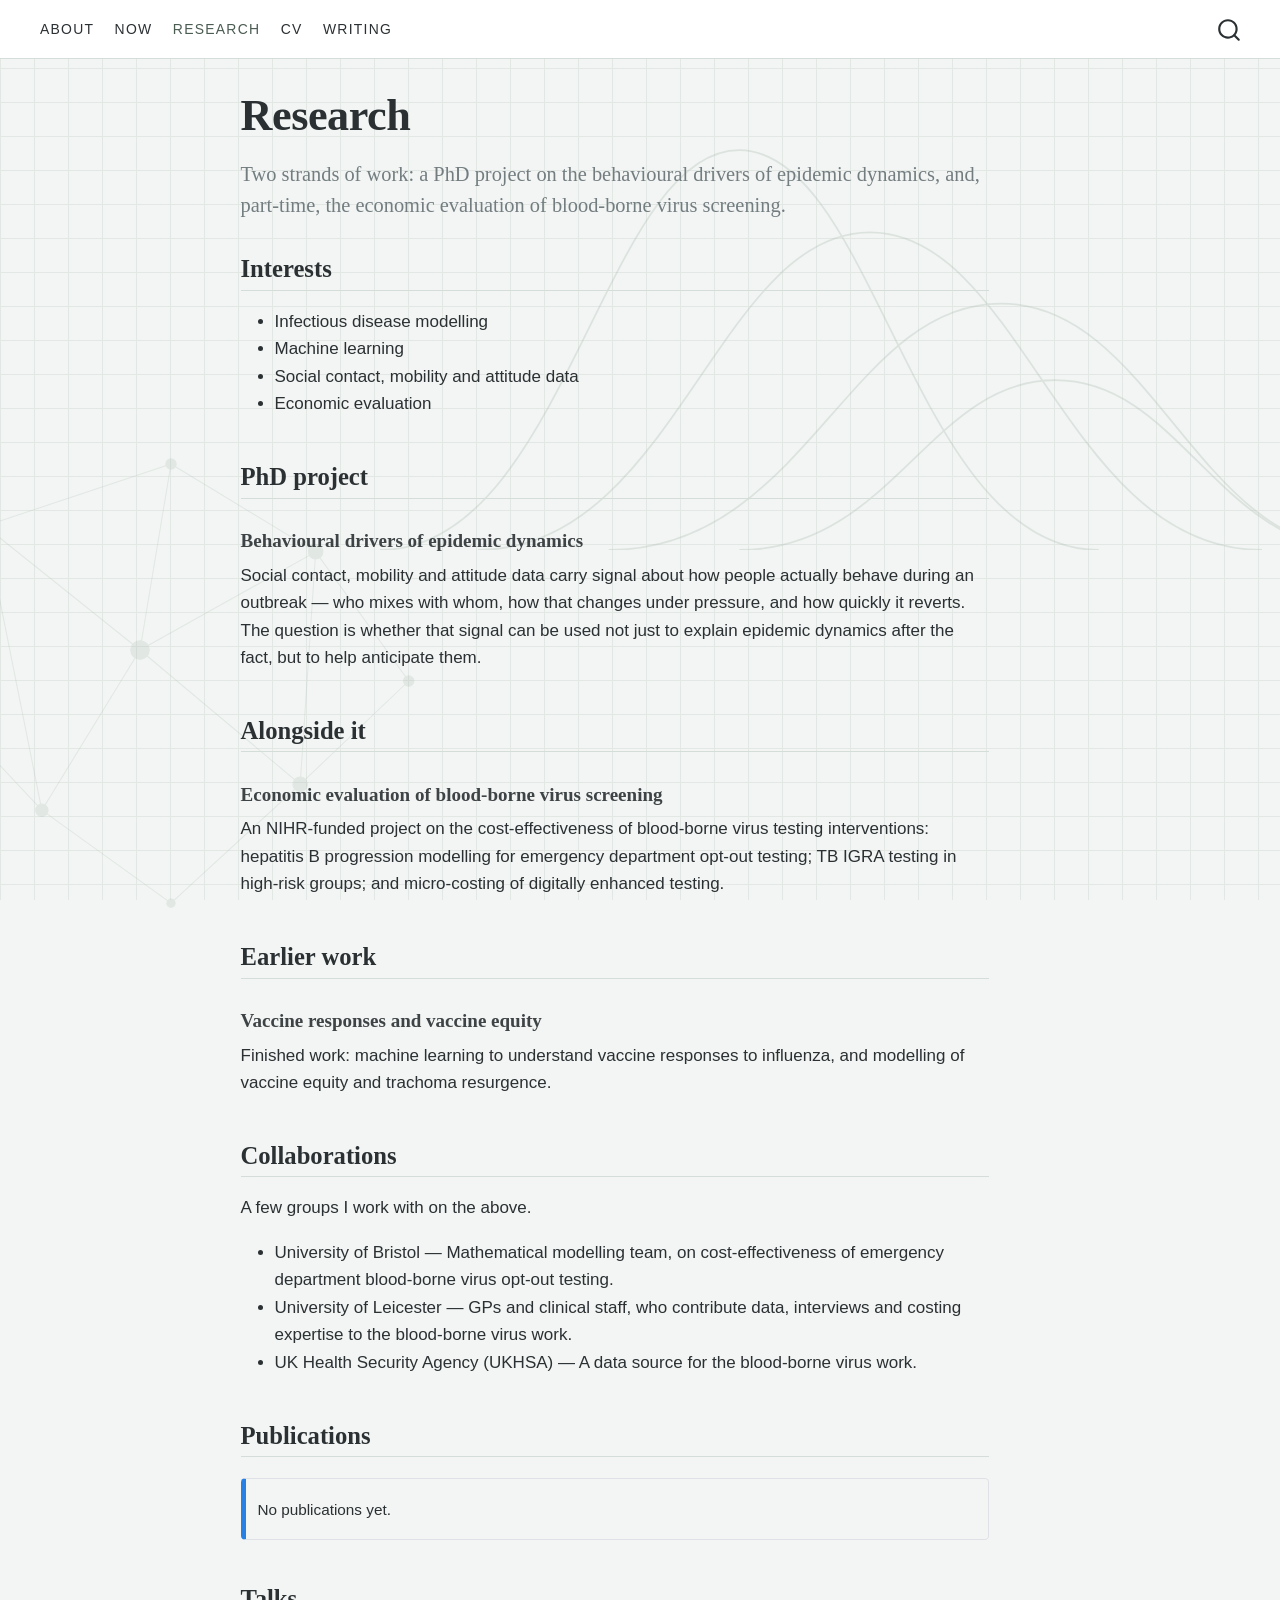
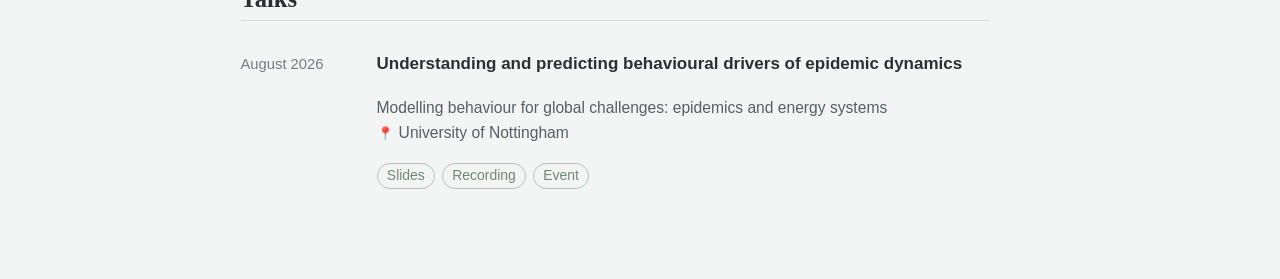
<file: research.html>
<!DOCTYPE html>
<html xmlns="http://www.w3.org/1999/xhtml" lang="en" xml:lang="en"><head>

<meta charset="utf-8">
<meta name="generator" content="quarto-1.10.18">

<meta name="viewport" content="width=device-width, initial-scale=1.0, user-scalable=yes">


<title>Research</title>
<style>
/* Default styles provided by pandoc.
** See https://pandoc.org/MANUAL.html#variables-for-html for config info.
*/
span.smallcaps{font-variant: small-caps;}
div.columns{display: flex; gap: 1.5em;}
div.column{flex: auto;}
@media screen {
div.columns{gap: min(4vw, 1.5em);}
div.column{overflow-x: auto;}
}
div.hanging-indent{margin-left: 1.5em; text-indent: -1.5em;}
ul.task-list{list-style: none;}
ul.task-list li input[type="checkbox"] {
  width: 0.8em;
  margin: 0 0.8em 0.2em -1em; /* quarto-specific, see https://github.com/quarto-dev/quarto-cli/issues/4556 */ 
  vertical-align: middle;
}
/* CSS for citations */
div.csl-bib-body { }
div.csl-entry {
  clear: both;
}
.hanging-indent div.csl-entry {
  margin-left:2em;
  text-indent:-2em;
}
div.csl-left-margin {
  min-width:2em;
  float:left;
}
div.csl-right-inline {
  margin-left:2em;
  padding-left:1em;
}
div.csl-indent {
  margin-left: 2em;
}</style>


<script src="site_libs/quarto-nav/quarto-nav.js"></script>
<script src="site_libs/quarto-nav/headroom.min.js"></script>
<script src="site_libs/clipboard/clipboard.min.js"></script>
<script src="site_libs/quarto-search/autocomplete.umd.js"></script>
<script src="site_libs/quarto-search/fuse.min.js"></script>
<script src="site_libs/quarto-search/quarto-search.js"></script>
<meta name="quarto:offset" content="./">
<script src="site_libs/quarto-html/quarto.js" type="module"></script>
<script src="site_libs/quarto-html/tabsets/tabsets.js" type="module"></script>
<script src="site_libs/quarto-html/popper.min.js"></script>
<script src="site_libs/quarto-html/tippy.umd.min.js"></script>
<script src="site_libs/quarto-html/anchor.min.js"></script>
<link href="site_libs/quarto-html/tippy.css" rel="stylesheet">
<link href="site_libs/quarto-html/quarto-syntax-highlighting-64a204ab8560d761af7679ceaba22944.css" rel="stylesheet" id="quarto-text-highlighting-styles">
<script src="site_libs/bootstrap/bootstrap.min.js"></script>
<link href="site_libs/bootstrap/bootstrap-icons.css" rel="stylesheet">
<link href="site_libs/bootstrap/bootstrap-5bb09450fe2c5aace1204da6cc6038b9.min.css" rel="stylesheet" append-hash="true" id="quarto-bootstrap" data-mode="light">
<script id="quarto-search-options" type="application/json">{
  "location": "navbar",
  "copy-button": false,
  "collapse-after": 3,
  "panel-placement": "end",
  "type": "overlay",
  "limit": 50,
  "keyboard-shortcut": [
    "f",
    "/",
    "s"
  ],
  "show-item-context": false,
  "language": {
    "search-no-results-text": "No results",
    "search-matching-documents-text": "matching documents",
    "search-copy-link-title": "Copy link to search",
    "search-hide-matches-text": "Hide additional matches",
    "search-more-match-text": "more match in this document",
    "search-more-matches-text": "more matches in this document",
    "search-clear-button-title": "Clear",
    "search-text-placeholder": "",
    "search-detached-cancel-button-title": "Cancel",
    "search-submit-button-title": "Submit",
    "search-label": "Search"
  }
}</script>


</head>

<body class="nav-fixed fullcontent quarto-light">

<div id="quarto-search-results"></div>
  <header id="quarto-header" class="headroom fixed-top">
    <nav class="navbar navbar-expand-lg " data-bs-theme="dark">
      <div class="navbar-container container-fluid">
            <div id="quarto-search" class="" title="Search"></div>
          <button class="navbar-toggler" type="button" data-bs-toggle="collapse" data-bs-target="#navbarCollapse" aria-controls="navbarCollapse" role="menu" aria-expanded="false" aria-label="Toggle navigation" onclick="if (window.quartoToggleHeadroom) { window.quartoToggleHeadroom(); }">
  <span class="navbar-toggler-icon"></span>
</button>
          <div class="collapse navbar-collapse" id="navbarCollapse">
            <ul class="navbar-nav navbar-nav-scroll me-auto">
  <li class="nav-item">
    <a class="nav-link" href="./index.html"> 
<span class="menu-text">About</span></a>
  </li>  
  <li class="nav-item">
    <a class="nav-link" href="./now.html"> 
<span class="menu-text">Now</span></a>
  </li>  
  <li class="nav-item">
    <a class="nav-link active" href="./research.html" aria-current="page"> 
<span class="menu-text">Research</span></a>
  </li>  
  <li class="nav-item">
    <a class="nav-link" href="./cv.html"> 
<span class="menu-text">CV</span></a>
  </li>  
  <li class="nav-item">
    <a class="nav-link" href="./writing.html"> 
<span class="menu-text">Writing</span></a>
  </li>  
</ul>
          </div> <!-- /navcollapse -->
            <div class="quarto-navbar-tools">
</div>
      </div> <!-- /container-fluid -->
    </nav>
</header>
<!-- content -->
<div id="quarto-content" class="quarto-container page-columns page-rows-contents page-layout-article page-navbar">
<!-- sidebar -->
<!-- margin-sidebar -->
    
<!-- main -->
<main class="content" id="quarto-document-content">

<header id="title-block-header" class="quarto-title-block default">
<div class="quarto-title">
<h1 class="title">Research</h1>
</div>



<div class="quarto-title-meta">

    
  
    
  </div>
  


</header>


<div class="lede">
<p>Two strands of work: a PhD project on the behavioural drivers of epidemic dynamics, and, part-time, the economic evaluation of blood-borne virus screening.</p>
</div>
<section id="interests" class="level2">
<h2 class="anchored" data-anchor-id="interests">Interests</h2>
<ul>
<li>Infectious disease modelling</li>
<li>Machine learning</li>
<li>Social contact, mobility and attitude data</li>
<li>Economic evaluation</li>
</ul>
</section>
<section id="phd-project" class="level2">
<h2 class="anchored" data-anchor-id="phd-project">PhD project</h2>
<section id="behavioural-drivers-of-epidemic-dynamics" class="level3">
<h3 class="anchored" data-anchor-id="behavioural-drivers-of-epidemic-dynamics">Behavioural drivers of epidemic dynamics</h3>
<p>Social contact, mobility and attitude data carry signal about how people actually behave during an outbreak — who mixes with whom, how that changes under pressure, and how quickly it reverts. The question is whether that signal can be used not just to explain epidemic dynamics after the fact, but to help anticipate them.</p>
</section>
</section>
<section id="alongside-it" class="level2">
<h2 class="anchored" data-anchor-id="alongside-it">Alongside it</h2>
<section id="economic-evaluation-of-blood-borne-virus-screening" class="level3">
<h3 class="anchored" data-anchor-id="economic-evaluation-of-blood-borne-virus-screening">Economic evaluation of blood-borne virus screening</h3>
<p>An NIHR-funded project on the cost-effectiveness of blood-borne virus testing interventions: hepatitis B progression modelling for emergency department opt-out testing; TB IGRA testing in high-risk groups; and micro-costing of digitally enhanced testing.</p>
</section>
</section>
<section id="earlier-work" class="level2">
<h2 class="anchored" data-anchor-id="earlier-work">Earlier work</h2>
<section id="vaccine-responses-and-vaccine-equity" class="level3">
<h3 class="anchored" data-anchor-id="vaccine-responses-and-vaccine-equity">Vaccine responses and vaccine equity</h3>
<p>Finished work: machine learning to understand vaccine responses to influenza, and modelling of vaccine equity and trachoma resurgence.</p>
</section>
</section>
<section id="collaborations" class="level2">
<h2 class="anchored" data-anchor-id="collaborations">Collaborations</h2>
<p>A few groups I work with on the above.</p>
<!-- Generated file. Do not edit by hand. -->
<ul>
<li>University of Bristol — Mathematical modelling team, on cost-effectiveness of emergency department blood-borne virus opt-out testing.</li>
<li>University of Leicester — GPs and clinical staff, who contribute data, interviews and costing expertise to the blood-borne virus work.</li>
<li>UK Health Security Agency (UKHSA) — A data source for the blood-borne virus work.</li>
</ul>
</section>
<section id="publications" class="level2">
<h2 class="anchored" data-anchor-id="publications">Publications</h2>
<!-- Generated file. Do not edit by hand. -->
<div class="callout callout-style-simple callout-note no-icon">
<div class="callout-body d-flex">
<div class="callout-icon-container">
<i class="callout-icon no-icon"></i>
</div>
<div class="callout-body-container">
<p>No publications yet.</p>
</div>
</div>
</div>
<div id="refs" role="list">

</div>
</section>
<section id="talks" class="level2">
<h2 class="anchored" data-anchor-id="talks">Talks</h2>
<!-- Generated file. Do not edit by hand. -->
<div class="talk-list">
<div class="cv-entry">
<div class="cv-dates">
<p>August 2026</p>
</div>
<div class="cv-body">
<p><strong>Understanding and predicting behavioural drivers of epidemic dynamics</strong></p>
<div class="cv-notes">
<p>Modelling behaviour for global challenges: epidemics and energy systems<br><span class="talk-pin" aria-hidden="true">📍</span>University of Nottingham</p>
<div class="talk-links">
<p><a href="slides/2026-08-ini-behavioural-drivers.pdf" class="talk-btn">Slides</a> <a href="https://www.youtube.com/watch?v=Gp0VzLKeBBo" class="talk-btn">Recording</a> <a href="https://www.newton.ac.uk/event/mhbw02/" class="talk-btn">Event</a></p>
</div>
</div>
</div>
</div>
</div>


</section>

</main> <!-- /main -->
<script id="quarto-html-after-body" type="application/javascript">
  window.document.addEventListener("DOMContentLoaded", function (event) {
    const icon = "";
    const anchorJS = new window.AnchorJS();
    anchorJS.options = {
      placement: 'right',
      icon: icon
    };
    anchorJS.add('.anchored');
    const isCodeAnnotation = (el) => {
      for (const clz of el.classList) {
        if (clz.startsWith('code-annotation-')) {                     
          return true;
        }
      }
      return false;
    }
    const onCopySuccess = function(e) {
      // button target
      const button = e.trigger;
      // don't keep focus
      button.blur();
      // flash "checked"
      button.classList.add('code-copy-button-checked');
      var currentTitle = button.getAttribute("title");
      button.setAttribute("title", "Copied!");
      let tooltip;
      if (window.bootstrap) {
        button.setAttribute("data-bs-toggle", "tooltip");
        button.setAttribute("data-bs-placement", "left");
        button.setAttribute("data-bs-title", "Copied!");
        tooltip = new bootstrap.Tooltip(button, 
          { trigger: "manual", 
            customClass: "code-copy-button-tooltip",
            offset: [0, -8]});
        tooltip.show();    
      }
      setTimeout(function() {
        if (tooltip) {
          tooltip.hide();
          button.removeAttribute("data-bs-title");
          button.removeAttribute("data-bs-toggle");
          button.removeAttribute("data-bs-placement");
        }
        button.setAttribute("title", currentTitle);
        button.classList.remove('code-copy-button-checked');
      }, 1000);
      // clear code selection
      e.clearSelection();
    }
    const getTextToCopy = function(trigger) {
      const outerScaffold = trigger.parentElement.cloneNode(true);
      const codeEl = outerScaffold.querySelector('code');
      for (const childEl of codeEl.children) {
        if (isCodeAnnotation(childEl)) {
          childEl.remove();
        }
      }
      return codeEl.innerText;
    }
    const clipboard = new window.ClipboardJS('.code-copy-button:not([data-in-quarto-modal])', {
      text: getTextToCopy
    });
    clipboard.on('success', onCopySuccess);
    if (window.document.getElementById('quarto-embedded-source-code-modal')) {
      const clipboardModal = new window.ClipboardJS('.code-copy-button[data-in-quarto-modal]', {
        text: getTextToCopy,
        container: window.document.getElementById('quarto-embedded-source-code-modal')
      });
      clipboardModal.on('success', onCopySuccess);
    }
      var localhostRegex = new RegExp(/^(?:http|https):\/\/localhost\:?[0-9]*\//);
      var mailtoRegex = new RegExp(/^mailto:/);
        var filterRegex = new RegExp("https:\/\/lukeaburton\.co\.uk");
      var isInternal = (href) => {
          return filterRegex.test(href) || localhostRegex.test(href) || mailtoRegex.test(href);
      }
      // Inspect non-navigation links and adorn them if external
     var links = window.document.querySelectorAll('a[href]:not(.nav-link):not(.navbar-brand):not(.toc-action):not(.sidebar-link):not(.sidebar-item-toggle):not(.pagination-link):not(.no-external):not([aria-hidden]):not(.dropdown-item):not(.quarto-navigation-tool):not(.about-link)');
      for (var i=0; i<links.length; i++) {
        const link = links[i];
        if (!isInternal(link.href)) {
          // undo the damage that might have been done by quarto-nav.js in the case of
          // links that we want to consider external
          if (link.dataset.originalHref !== undefined) {
            link.href = link.dataset.originalHref;
          }
            // target, if specified
            link.setAttribute("target", "_blank");
            if (link.getAttribute("rel") === null) {
              link.setAttribute("rel", "noopener");
            }
        }
      }
    function tippyHover(el, contentFn, onTriggerFn, onUntriggerFn) {
      const config = {
        allowHTML: true,
        maxWidth: 500,
        delay: 100,
        arrow: false,
        appendTo: function(el) {
            return el.parentElement;
        },
        interactive: true,
        interactiveBorder: 10,
        theme: 'quarto',
        placement: 'bottom-start',
      };
      if (contentFn) {
        config.content = contentFn;
      }
      if (onTriggerFn) {
        config.onTrigger = onTriggerFn;
      }
      if (onUntriggerFn) {
        config.onUntrigger = onUntriggerFn;
      }
      window.tippy(el, config); 
    }
    const noterefs = window.document.querySelectorAll('a[role="doc-noteref"]');
    for (var i=0; i<noterefs.length; i++) {
      const ref = noterefs[i];
      tippyHover(ref, function() {
        // use id or data attribute instead here
        let href = ref.getAttribute('data-footnote-href') || ref.getAttribute('href');
        try { href = new URL(href).hash; } catch {}
        const id = href.replace(/^#\/?/, "");
        const note = window.document.getElementById(id);
        if (note) {
          return note.innerHTML;
        } else {
          return "";
        }
      });
    }
    const xrefs = window.document.querySelectorAll('a.quarto-xref');
    const processXRef = (id, note) => {
      // Strip column container classes
      const stripColumnClz = (el) => {
        el.classList.remove("page-full", "page-columns");
        if (el.children) {
          for (const child of el.children) {
            stripColumnClz(child);
          }
        }
      }
      stripColumnClz(note)
      if (id === null || id.startsWith('sec-')) {
        // Special case sections, only their first couple elements
        const container = document.createElement("div");
        if (note.children && note.children.length > 2) {
          container.appendChild(note.children[0].cloneNode(true));
          for (let i = 1; i < note.children.length; i++) {
            const child = note.children[i];
            if (child.tagName === "P" && child.innerText === "") {
              continue;
            } else {
              container.appendChild(child.cloneNode(true));
              break;
            }
          }
          if (window.Quarto?.typesetMath) {
            window.Quarto.typesetMath(container);
          }
          return container.innerHTML
        } else {
          if (window.Quarto?.typesetMath) {
            window.Quarto.typesetMath(note);
          }
          return note.innerHTML;
        }
      } else {
        // Remove any anchor links if they are present
        const anchorLink = note.querySelector('a.anchorjs-link');
        if (anchorLink) {
          anchorLink.remove();
        }
        if (window.Quarto?.typesetMath) {
          window.Quarto.typesetMath(note);
        }
        if (note.classList.contains("callout")) {
          return note.outerHTML;
        } else {
          return note.innerHTML;
        }
      }
    }
    for (var i=0; i<xrefs.length; i++) {
      const xref = xrefs[i];
      tippyHover(xref, undefined, function(instance) {
        instance.disable();
        let url = xref.getAttribute('href');
        let hash = undefined; 
        if (url.startsWith('#')) {
          hash = url;
        } else {
          try { hash = new URL(url).hash; } catch {}
        }
        if (hash) {
          const id = hash.replace(/^#\/?/, "");
          const note = window.document.getElementById(id);
          if (note !== null) {
            try {
              const html = processXRef(id, note.cloneNode(true));
              instance.setContent(html);
            } finally {
              instance.enable();
              instance.show();
            }
          } else {
            // See if we can fetch this
            fetch(url.split('#')[0])
            .then(res => res.text())
            .then(html => {
              const parser = new DOMParser();
              const htmlDoc = parser.parseFromString(html, "text/html");
              const note = htmlDoc.getElementById(id);
              if (note !== null) {
                const html = processXRef(id, note);
                instance.setContent(html);
              } 
            }).finally(() => {
              instance.enable();
              instance.show();
            });
          }
        } else {
          // See if we can fetch a full url (with no hash to target)
          // This is a special case and we should probably do some content thinning / targeting
          fetch(url)
          .then(res => res.text())
          .then(html => {
            const parser = new DOMParser();
            const htmlDoc = parser.parseFromString(html, "text/html");
            const note = htmlDoc.querySelector('main.content');
            if (note !== null) {
              // This should only happen for chapter cross references
              // (since there is no id in the URL)
              // remove the first header
              if (note.children.length > 0 && note.children[0].tagName === "HEADER") {
                note.children[0].remove();
              }
              const html = processXRef(null, note);
              instance.setContent(html);
            } 
          }).finally(() => {
            instance.enable();
            instance.show();
          });
        }
      }, function(instance) {
      });
    }
        let selectedAnnoteEl;
        const selectorForAnnotation = ( cell, annotation) => {
          let cellAttr = 'data-code-cell="' + cell + '"';
          let lineAttr = 'data-code-annotation="' +  annotation + '"';
          const selector = 'span[' + cellAttr + '][' + lineAttr + ']';
          return selector;
        }
        const selectCodeLines = (annoteEl) => {
          const doc = window.document;
          const targetCell = annoteEl.getAttribute("data-target-cell");
          const targetAnnotation = annoteEl.getAttribute("data-target-annotation");
          const annoteSpan = window.document.querySelector(selectorForAnnotation(targetCell, targetAnnotation));
          const lines = annoteSpan.getAttribute("data-code-lines").split(",");
          const lineIds = lines.map((line) => {
            return targetCell + "-" + line;
          })
          let top = null;
          let height = null;
          let parent = null;
          if (lineIds.length > 0) {
              //compute the position of the single el (top and bottom and make a div)
              const el = window.document.getElementById(lineIds[0]);
              top = el.offsetTop;
              height = el.offsetHeight;
              parent = el.parentElement.parentElement;
            if (lineIds.length > 1) {
              const lastEl = window.document.getElementById(lineIds[lineIds.length - 1]);
              const bottom = lastEl.offsetTop + lastEl.offsetHeight;
              height = bottom - top;
            }
            if (top !== null && height !== null && parent !== null) {
              // cook up a div (if necessary) and position it 
              let div = window.document.getElementById("code-annotation-line-highlight");
              if (div === null) {
                div = window.document.createElement("div");
                div.setAttribute("id", "code-annotation-line-highlight");
                div.style.position = 'absolute';
                parent.appendChild(div);
              }
              div.style.top = top - 2 + "px";
              div.style.height = height + 4 + "px";
              div.style.left = 0;
              let gutterDiv = window.document.getElementById("code-annotation-line-highlight-gutter");
              if (gutterDiv === null) {
                gutterDiv = window.document.createElement("div");
                gutterDiv.setAttribute("id", "code-annotation-line-highlight-gutter");
                gutterDiv.style.position = 'absolute';
                const codeCell = window.document.getElementById(targetCell);
                const gutter = codeCell.querySelector('.code-annotation-gutter');
                gutter.appendChild(gutterDiv);
              }
              gutterDiv.style.top = top - 2 + "px";
              gutterDiv.style.height = height + 4 + "px";
            }
            selectedAnnoteEl = annoteEl;
          }
        };
        const unselectCodeLines = () => {
          const elementsIds = ["code-annotation-line-highlight", "code-annotation-line-highlight-gutter"];
          elementsIds.forEach((elId) => {
            const div = window.document.getElementById(elId);
            if (div) {
              div.remove();
            }
          });
          selectedAnnoteEl = undefined;
        };
          // Handle positioning of the toggle
      window.addEventListener(
        "resize",
        throttle(() => {
          elRect = undefined;
          if (selectedAnnoteEl) {
            selectCodeLines(selectedAnnoteEl);
          }
        }, 10)
      );
      function throttle(fn, ms) {
      let throttle = false;
      let timer;
        return (...args) => {
          if(!throttle) { // first call gets through
              fn.apply(this, args);
              throttle = true;
          } else { // all the others get throttled
              if(timer) clearTimeout(timer); // cancel #2
              timer = setTimeout(() => {
                fn.apply(this, args);
                timer = throttle = false;
              }, ms);
          }
        };
      }
        // Attach click handler to the DT
        const annoteDls = window.document.querySelectorAll('dt[data-target-cell]');
        for (const annoteDlNode of annoteDls) {
          annoteDlNode.addEventListener('click', (event) => {
            const clickedEl = event.target;
            if (clickedEl !== selectedAnnoteEl) {
              unselectCodeLines();
              const activeEl = window.document.querySelector('dt[data-target-cell].code-annotation-active');
              if (activeEl) {
                activeEl.classList.remove('code-annotation-active');
              }
              selectCodeLines(clickedEl);
              clickedEl.classList.add('code-annotation-active');
            } else {
              // Unselect the line
              unselectCodeLines();
              clickedEl.classList.remove('code-annotation-active');
            }
          });
        }
    const findCites = (el) => {
      const parentEl = el.parentElement;
      if (parentEl) {
        const cites = parentEl.dataset.cites;
        if (cites) {
          return {
            el,
            cites: cites.split(' ')
          };
        } else {
          return findCites(el.parentElement)
        }
      } else {
        return undefined;
      }
    };
    var bibliorefs = window.document.querySelectorAll('a[role="doc-biblioref"]');
    for (var i=0; i<bibliorefs.length; i++) {
      const ref = bibliorefs[i];
      const citeInfo = findCites(ref);
      if (citeInfo) {
        tippyHover(citeInfo.el, function() {
          var popup = window.document.createElement('div');
          citeInfo.cites.forEach(function(cite) {
            var citeDiv = window.document.createElement('div');
            citeDiv.classList.add('hanging-indent');
            citeDiv.classList.add('csl-entry');
            var biblioDiv = window.document.getElementById('ref-' + cite);
            if (biblioDiv) {
              citeDiv.innerHTML = biblioDiv.innerHTML;
            }
            popup.appendChild(citeDiv);
          });
          return popup.innerHTML;
        });
      }
    }
  });
  </script>
</div> <!-- /content -->




</body></html>
</file>
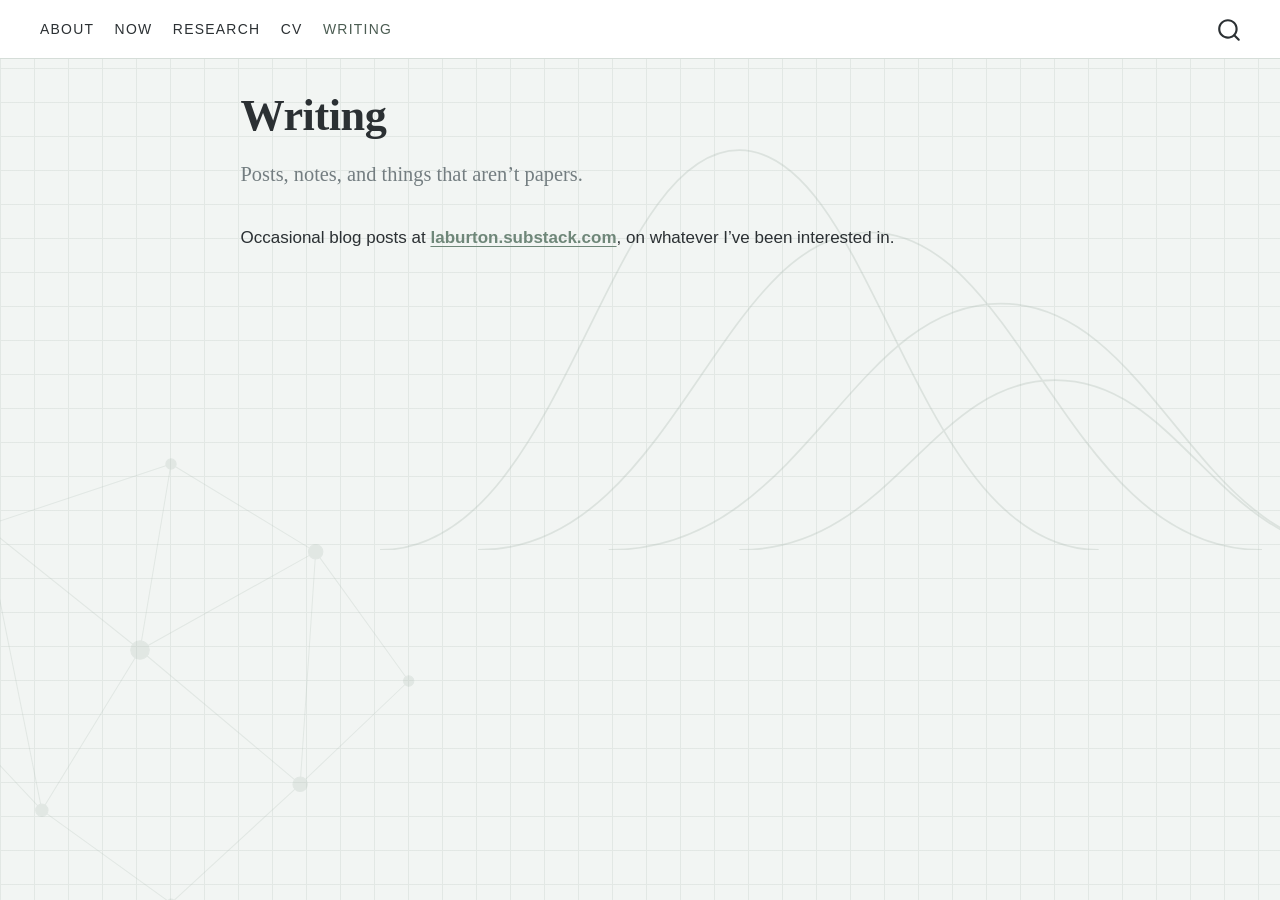
<file: writing.html>
<!DOCTYPE html>
<html xmlns="http://www.w3.org/1999/xhtml" lang="en" xml:lang="en"><head>

<meta charset="utf-8">
<meta name="generator" content="quarto-1.10.18">

<meta name="viewport" content="width=device-width, initial-scale=1.0, user-scalable=yes">


<title>Writing</title>
<style>
/* Default styles provided by pandoc.
** See https://pandoc.org/MANUAL.html#variables-for-html for config info.
*/
span.smallcaps{font-variant: small-caps;}
div.columns{display: flex; gap: 1.5em;}
div.column{flex: auto;}
@media screen {
div.columns{gap: min(4vw, 1.5em);}
div.column{overflow-x: auto;}
}
div.hanging-indent{margin-left: 1.5em; text-indent: -1.5em;}
ul.task-list{list-style: none;}
ul.task-list li input[type="checkbox"] {
  width: 0.8em;
  margin: 0 0.8em 0.2em -1em; /* quarto-specific, see https://github.com/quarto-dev/quarto-cli/issues/4556 */ 
  vertical-align: middle;
}
</style>


<script src="site_libs/quarto-nav/quarto-nav.js"></script>
<script src="site_libs/quarto-nav/headroom.min.js"></script>
<script src="site_libs/clipboard/clipboard.min.js"></script>
<script src="site_libs/quarto-search/autocomplete.umd.js"></script>
<script src="site_libs/quarto-search/fuse.min.js"></script>
<script src="site_libs/quarto-search/quarto-search.js"></script>
<meta name="quarto:offset" content="./">
<script src="site_libs/quarto-html/quarto.js" type="module"></script>
<script src="site_libs/quarto-html/tabsets/tabsets.js" type="module"></script>
<script src="site_libs/quarto-html/popper.min.js"></script>
<script src="site_libs/quarto-html/tippy.umd.min.js"></script>
<script src="site_libs/quarto-html/anchor.min.js"></script>
<link href="site_libs/quarto-html/tippy.css" rel="stylesheet">
<link href="site_libs/quarto-html/quarto-syntax-highlighting-64a204ab8560d761af7679ceaba22944.css" rel="stylesheet" id="quarto-text-highlighting-styles">
<script src="site_libs/bootstrap/bootstrap.min.js"></script>
<link href="site_libs/bootstrap/bootstrap-icons.css" rel="stylesheet">
<link href="site_libs/bootstrap/bootstrap-5bb09450fe2c5aace1204da6cc6038b9.min.css" rel="stylesheet" append-hash="true" id="quarto-bootstrap" data-mode="light">
<script id="quarto-search-options" type="application/json">{
  "location": "navbar",
  "copy-button": false,
  "collapse-after": 3,
  "panel-placement": "end",
  "type": "overlay",
  "limit": 50,
  "keyboard-shortcut": [
    "f",
    "/",
    "s"
  ],
  "show-item-context": false,
  "language": {
    "search-no-results-text": "No results",
    "search-matching-documents-text": "matching documents",
    "search-copy-link-title": "Copy link to search",
    "search-hide-matches-text": "Hide additional matches",
    "search-more-match-text": "more match in this document",
    "search-more-matches-text": "more matches in this document",
    "search-clear-button-title": "Clear",
    "search-text-placeholder": "",
    "search-detached-cancel-button-title": "Cancel",
    "search-submit-button-title": "Submit",
    "search-label": "Search"
  }
}</script>


</head>

<body class="nav-fixed fullcontent quarto-light">

<div id="quarto-search-results"></div>
  <header id="quarto-header" class="headroom fixed-top">
    <nav class="navbar navbar-expand-lg " data-bs-theme="dark">
      <div class="navbar-container container-fluid">
            <div id="quarto-search" class="" title="Search"></div>
          <button class="navbar-toggler" type="button" data-bs-toggle="collapse" data-bs-target="#navbarCollapse" aria-controls="navbarCollapse" role="menu" aria-expanded="false" aria-label="Toggle navigation" onclick="if (window.quartoToggleHeadroom) { window.quartoToggleHeadroom(); }">
  <span class="navbar-toggler-icon"></span>
</button>
          <div class="collapse navbar-collapse" id="navbarCollapse">
            <ul class="navbar-nav navbar-nav-scroll me-auto">
  <li class="nav-item">
    <a class="nav-link" href="./index.html"> 
<span class="menu-text">About</span></a>
  </li>  
  <li class="nav-item">
    <a class="nav-link" href="./now.html"> 
<span class="menu-text">Now</span></a>
  </li>  
  <li class="nav-item">
    <a class="nav-link" href="./research.html"> 
<span class="menu-text">Research</span></a>
  </li>  
  <li class="nav-item">
    <a class="nav-link" href="./cv.html"> 
<span class="menu-text">CV</span></a>
  </li>  
  <li class="nav-item">
    <a class="nav-link active" href="./writing.html" aria-current="page"> 
<span class="menu-text">Writing</span></a>
  </li>  
</ul>
          </div> <!-- /navcollapse -->
            <div class="quarto-navbar-tools">
</div>
      </div> <!-- /container-fluid -->
    </nav>
</header>
<!-- content -->
<div id="quarto-content" class="quarto-container page-columns page-rows-contents page-layout-article page-navbar">
<!-- sidebar -->
<!-- margin-sidebar -->
    
<!-- main -->
<main class="content" id="quarto-document-content">

<header id="title-block-header" class="quarto-title-block default">
<div class="quarto-title">
<h1 class="title">Writing</h1>
</div>



<div class="quarto-title-meta">

    
  
    
  </div>
  


</header>


<div class="lede">
<p>Posts, notes, and things that aren’t papers.</p>
</div>
<p>Occasional blog posts at <a href="https://laburton.substack.com"><strong>laburton.substack.com</strong></a>, on whatever I’ve been interested in.</p>
<!--
To surface individual pieces here rather than just linking out, add them as a
list:

  ## The Title of the Piece

  A sentence on what it is, with a [link](https://example.com) out to wherever
  it lives.

When there are enough to want them managed rather than listed by hand, turn
this into a Quarto listing: create a posts/ directory of .qmd files and add to
the front matter above —

  listing:
    contents: posts
    sort: "date desc"
    type: default
-->



</main> <!-- /main -->
<script id="quarto-html-after-body" type="application/javascript">
  window.document.addEventListener("DOMContentLoaded", function (event) {
    const icon = "";
    const anchorJS = new window.AnchorJS();
    anchorJS.options = {
      placement: 'right',
      icon: icon
    };
    anchorJS.add('.anchored');
    const isCodeAnnotation = (el) => {
      for (const clz of el.classList) {
        if (clz.startsWith('code-annotation-')) {                     
          return true;
        }
      }
      return false;
    }
    const onCopySuccess = function(e) {
      // button target
      const button = e.trigger;
      // don't keep focus
      button.blur();
      // flash "checked"
      button.classList.add('code-copy-button-checked');
      var currentTitle = button.getAttribute("title");
      button.setAttribute("title", "Copied!");
      let tooltip;
      if (window.bootstrap) {
        button.setAttribute("data-bs-toggle", "tooltip");
        button.setAttribute("data-bs-placement", "left");
        button.setAttribute("data-bs-title", "Copied!");
        tooltip = new bootstrap.Tooltip(button, 
          { trigger: "manual", 
            customClass: "code-copy-button-tooltip",
            offset: [0, -8]});
        tooltip.show();    
      }
      setTimeout(function() {
        if (tooltip) {
          tooltip.hide();
          button.removeAttribute("data-bs-title");
          button.removeAttribute("data-bs-toggle");
          button.removeAttribute("data-bs-placement");
        }
        button.setAttribute("title", currentTitle);
        button.classList.remove('code-copy-button-checked');
      }, 1000);
      // clear code selection
      e.clearSelection();
    }
    const getTextToCopy = function(trigger) {
      const outerScaffold = trigger.parentElement.cloneNode(true);
      const codeEl = outerScaffold.querySelector('code');
      for (const childEl of codeEl.children) {
        if (isCodeAnnotation(childEl)) {
          childEl.remove();
        }
      }
      return codeEl.innerText;
    }
    const clipboard = new window.ClipboardJS('.code-copy-button:not([data-in-quarto-modal])', {
      text: getTextToCopy
    });
    clipboard.on('success', onCopySuccess);
    if (window.document.getElementById('quarto-embedded-source-code-modal')) {
      const clipboardModal = new window.ClipboardJS('.code-copy-button[data-in-quarto-modal]', {
        text: getTextToCopy,
        container: window.document.getElementById('quarto-embedded-source-code-modal')
      });
      clipboardModal.on('success', onCopySuccess);
    }
      var localhostRegex = new RegExp(/^(?:http|https):\/\/localhost\:?[0-9]*\//);
      var mailtoRegex = new RegExp(/^mailto:/);
        var filterRegex = new RegExp("https:\/\/lukeaburton\.co\.uk");
      var isInternal = (href) => {
          return filterRegex.test(href) || localhostRegex.test(href) || mailtoRegex.test(href);
      }
      // Inspect non-navigation links and adorn them if external
     var links = window.document.querySelectorAll('a[href]:not(.nav-link):not(.navbar-brand):not(.toc-action):not(.sidebar-link):not(.sidebar-item-toggle):not(.pagination-link):not(.no-external):not([aria-hidden]):not(.dropdown-item):not(.quarto-navigation-tool):not(.about-link)');
      for (var i=0; i<links.length; i++) {
        const link = links[i];
        if (!isInternal(link.href)) {
          // undo the damage that might have been done by quarto-nav.js in the case of
          // links that we want to consider external
          if (link.dataset.originalHref !== undefined) {
            link.href = link.dataset.originalHref;
          }
            // target, if specified
            link.setAttribute("target", "_blank");
            if (link.getAttribute("rel") === null) {
              link.setAttribute("rel", "noopener");
            }
        }
      }
    function tippyHover(el, contentFn, onTriggerFn, onUntriggerFn) {
      const config = {
        allowHTML: true,
        maxWidth: 500,
        delay: 100,
        arrow: false,
        appendTo: function(el) {
            return el.parentElement;
        },
        interactive: true,
        interactiveBorder: 10,
        theme: 'quarto',
        placement: 'bottom-start',
      };
      if (contentFn) {
        config.content = contentFn;
      }
      if (onTriggerFn) {
        config.onTrigger = onTriggerFn;
      }
      if (onUntriggerFn) {
        config.onUntrigger = onUntriggerFn;
      }
      window.tippy(el, config); 
    }
    const noterefs = window.document.querySelectorAll('a[role="doc-noteref"]');
    for (var i=0; i<noterefs.length; i++) {
      const ref = noterefs[i];
      tippyHover(ref, function() {
        // use id or data attribute instead here
        let href = ref.getAttribute('data-footnote-href') || ref.getAttribute('href');
        try { href = new URL(href).hash; } catch {}
        const id = href.replace(/^#\/?/, "");
        const note = window.document.getElementById(id);
        if (note) {
          return note.innerHTML;
        } else {
          return "";
        }
      });
    }
    const xrefs = window.document.querySelectorAll('a.quarto-xref');
    const processXRef = (id, note) => {
      // Strip column container classes
      const stripColumnClz = (el) => {
        el.classList.remove("page-full", "page-columns");
        if (el.children) {
          for (const child of el.children) {
            stripColumnClz(child);
          }
        }
      }
      stripColumnClz(note)
      if (id === null || id.startsWith('sec-')) {
        // Special case sections, only their first couple elements
        const container = document.createElement("div");
        if (note.children && note.children.length > 2) {
          container.appendChild(note.children[0].cloneNode(true));
          for (let i = 1; i < note.children.length; i++) {
            const child = note.children[i];
            if (child.tagName === "P" && child.innerText === "") {
              continue;
            } else {
              container.appendChild(child.cloneNode(true));
              break;
            }
          }
          if (window.Quarto?.typesetMath) {
            window.Quarto.typesetMath(container);
          }
          return container.innerHTML
        } else {
          if (window.Quarto?.typesetMath) {
            window.Quarto.typesetMath(note);
          }
          return note.innerHTML;
        }
      } else {
        // Remove any anchor links if they are present
        const anchorLink = note.querySelector('a.anchorjs-link');
        if (anchorLink) {
          anchorLink.remove();
        }
        if (window.Quarto?.typesetMath) {
          window.Quarto.typesetMath(note);
        }
        if (note.classList.contains("callout")) {
          return note.outerHTML;
        } else {
          return note.innerHTML;
        }
      }
    }
    for (var i=0; i<xrefs.length; i++) {
      const xref = xrefs[i];
      tippyHover(xref, undefined, function(instance) {
        instance.disable();
        let url = xref.getAttribute('href');
        let hash = undefined; 
        if (url.startsWith('#')) {
          hash = url;
        } else {
          try { hash = new URL(url).hash; } catch {}
        }
        if (hash) {
          const id = hash.replace(/^#\/?/, "");
          const note = window.document.getElementById(id);
          if (note !== null) {
            try {
              const html = processXRef(id, note.cloneNode(true));
              instance.setContent(html);
            } finally {
              instance.enable();
              instance.show();
            }
          } else {
            // See if we can fetch this
            fetch(url.split('#')[0])
            .then(res => res.text())
            .then(html => {
              const parser = new DOMParser();
              const htmlDoc = parser.parseFromString(html, "text/html");
              const note = htmlDoc.getElementById(id);
              if (note !== null) {
                const html = processXRef(id, note);
                instance.setContent(html);
              } 
            }).finally(() => {
              instance.enable();
              instance.show();
            });
          }
        } else {
          // See if we can fetch a full url (with no hash to target)
          // This is a special case and we should probably do some content thinning / targeting
          fetch(url)
          .then(res => res.text())
          .then(html => {
            const parser = new DOMParser();
            const htmlDoc = parser.parseFromString(html, "text/html");
            const note = htmlDoc.querySelector('main.content');
            if (note !== null) {
              // This should only happen for chapter cross references
              // (since there is no id in the URL)
              // remove the first header
              if (note.children.length > 0 && note.children[0].tagName === "HEADER") {
                note.children[0].remove();
              }
              const html = processXRef(null, note);
              instance.setContent(html);
            } 
          }).finally(() => {
            instance.enable();
            instance.show();
          });
        }
      }, function(instance) {
      });
    }
        let selectedAnnoteEl;
        const selectorForAnnotation = ( cell, annotation) => {
          let cellAttr = 'data-code-cell="' + cell + '"';
          let lineAttr = 'data-code-annotation="' +  annotation + '"';
          const selector = 'span[' + cellAttr + '][' + lineAttr + ']';
          return selector;
        }
        const selectCodeLines = (annoteEl) => {
          const doc = window.document;
          const targetCell = annoteEl.getAttribute("data-target-cell");
          const targetAnnotation = annoteEl.getAttribute("data-target-annotation");
          const annoteSpan = window.document.querySelector(selectorForAnnotation(targetCell, targetAnnotation));
          const lines = annoteSpan.getAttribute("data-code-lines").split(",");
          const lineIds = lines.map((line) => {
            return targetCell + "-" + line;
          })
          let top = null;
          let height = null;
          let parent = null;
          if (lineIds.length > 0) {
              //compute the position of the single el (top and bottom and make a div)
              const el = window.document.getElementById(lineIds[0]);
              top = el.offsetTop;
              height = el.offsetHeight;
              parent = el.parentElement.parentElement;
            if (lineIds.length > 1) {
              const lastEl = window.document.getElementById(lineIds[lineIds.length - 1]);
              const bottom = lastEl.offsetTop + lastEl.offsetHeight;
              height = bottom - top;
            }
            if (top !== null && height !== null && parent !== null) {
              // cook up a div (if necessary) and position it 
              let div = window.document.getElementById("code-annotation-line-highlight");
              if (div === null) {
                div = window.document.createElement("div");
                div.setAttribute("id", "code-annotation-line-highlight");
                div.style.position = 'absolute';
                parent.appendChild(div);
              }
              div.style.top = top - 2 + "px";
              div.style.height = height + 4 + "px";
              div.style.left = 0;
              let gutterDiv = window.document.getElementById("code-annotation-line-highlight-gutter");
              if (gutterDiv === null) {
                gutterDiv = window.document.createElement("div");
                gutterDiv.setAttribute("id", "code-annotation-line-highlight-gutter");
                gutterDiv.style.position = 'absolute';
                const codeCell = window.document.getElementById(targetCell);
                const gutter = codeCell.querySelector('.code-annotation-gutter');
                gutter.appendChild(gutterDiv);
              }
              gutterDiv.style.top = top - 2 + "px";
              gutterDiv.style.height = height + 4 + "px";
            }
            selectedAnnoteEl = annoteEl;
          }
        };
        const unselectCodeLines = () => {
          const elementsIds = ["code-annotation-line-highlight", "code-annotation-line-highlight-gutter"];
          elementsIds.forEach((elId) => {
            const div = window.document.getElementById(elId);
            if (div) {
              div.remove();
            }
          });
          selectedAnnoteEl = undefined;
        };
          // Handle positioning of the toggle
      window.addEventListener(
        "resize",
        throttle(() => {
          elRect = undefined;
          if (selectedAnnoteEl) {
            selectCodeLines(selectedAnnoteEl);
          }
        }, 10)
      );
      function throttle(fn, ms) {
      let throttle = false;
      let timer;
        return (...args) => {
          if(!throttle) { // first call gets through
              fn.apply(this, args);
              throttle = true;
          } else { // all the others get throttled
              if(timer) clearTimeout(timer); // cancel #2
              timer = setTimeout(() => {
                fn.apply(this, args);
                timer = throttle = false;
              }, ms);
          }
        };
      }
        // Attach click handler to the DT
        const annoteDls = window.document.querySelectorAll('dt[data-target-cell]');
        for (const annoteDlNode of annoteDls) {
          annoteDlNode.addEventListener('click', (event) => {
            const clickedEl = event.target;
            if (clickedEl !== selectedAnnoteEl) {
              unselectCodeLines();
              const activeEl = window.document.querySelector('dt[data-target-cell].code-annotation-active');
              if (activeEl) {
                activeEl.classList.remove('code-annotation-active');
              }
              selectCodeLines(clickedEl);
              clickedEl.classList.add('code-annotation-active');
            } else {
              // Unselect the line
              unselectCodeLines();
              clickedEl.classList.remove('code-annotation-active');
            }
          });
        }
    const findCites = (el) => {
      const parentEl = el.parentElement;
      if (parentEl) {
        const cites = parentEl.dataset.cites;
        if (cites) {
          return {
            el,
            cites: cites.split(' ')
          };
        } else {
          return findCites(el.parentElement)
        }
      } else {
        return undefined;
      }
    };
    var bibliorefs = window.document.querySelectorAll('a[role="doc-biblioref"]');
    for (var i=0; i<bibliorefs.length; i++) {
      const ref = bibliorefs[i];
      const citeInfo = findCites(ref);
      if (citeInfo) {
        tippyHover(citeInfo.el, function() {
          var popup = window.document.createElement('div');
          citeInfo.cites.forEach(function(cite) {
            var citeDiv = window.document.createElement('div');
            citeDiv.classList.add('hanging-indent');
            citeDiv.classList.add('csl-entry');
            var biblioDiv = window.document.getElementById('ref-' + cite);
            if (biblioDiv) {
              citeDiv.innerHTML = biblioDiv.innerHTML;
            }
            popup.appendChild(citeDiv);
          });
          return popup.innerHTML;
        });
      }
    }
  });
  </script>
</div> <!-- /content -->




</body></html>
</file>
<file: site_libs/quarto-html/tippy.css>
.tippy-box[data-animation=fade][data-state=hidden]{opacity:0}[data-tippy-root]{max-width:calc(100vw - 10px)}.tippy-box{position:relative;background-color:#333;color:#fff;border-radius:4px;font-size:14px;line-height:1.4;white-space:normal;outline:0;transition-property:transform,visibility,opacity}.tippy-box[data-placement^=top]>.tippy-arrow{bottom:0}.tippy-box[data-placement^=top]>.tippy-arrow:before{bottom:-7px;left:0;border-width:8px 8px 0;border-top-color:initial;transform-origin:center top}.tippy-box[data-placement^=bottom]>.tippy-arrow{top:0}.tippy-box[data-placement^=bottom]>.tippy-arrow:before{top:-7px;left:0;border-width:0 8px 8px;border-bottom-color:initial;transform-origin:center bottom}.tippy-box[data-placement^=left]>.tippy-arrow{right:0}.tippy-box[data-placement^=left]>.tippy-arrow:before{border-width:8px 0 8px 8px;border-left-color:initial;right:-7px;transform-origin:center left}.tippy-box[data-placement^=right]>.tippy-arrow{left:0}.tippy-box[data-placement^=right]>.tippy-arrow:before{left:-7px;border-width:8px 8px 8px 0;border-right-color:initial;transform-origin:center right}.tippy-box[data-inertia][data-state=visible]{transition-timing-function:cubic-bezier(.54,1.5,.38,1.11)}.tippy-arrow{width:16px;height:16px;color:#333}.tippy-arrow:before{content:"";position:absolute;border-color:transparent;border-style:solid}.tippy-content{position:relative;padding:5px 9px;z-index:1}
</file>
<file: site_libs/quarto-html/quarto-syntax-highlighting-64a204ab8560d761af7679ceaba22944.css>
/* quarto syntax highlight colors */
:root {
  --quarto-hl-ot-color: #003B4F;
  --quarto-hl-at-color: #657422;
  --quarto-hl-ss-color: #20794D;
  --quarto-hl-an-color: #5E5E5E;
  --quarto-hl-fu-color: #4758AB;
  --quarto-hl-st-color: #20794D;
  --quarto-hl-cf-color: #003B4F;
  --quarto-hl-op-color: #5E5E5E;
  --quarto-hl-er-color: #AD0000;
  --quarto-hl-bn-color: #AD0000;
  --quarto-hl-al-color: #AD0000;
  --quarto-hl-va-color: #111111;
  --quarto-hl-bu-color: inherit;
  --quarto-hl-ex-color: inherit;
  --quarto-hl-pp-color: #AD0000;
  --quarto-hl-in-color: #5E5E5E;
  --quarto-hl-vs-color: #20794D;
  --quarto-hl-wa-color: #5E5E5E;
  --quarto-hl-do-color: #5E5E5E;
  --quarto-hl-im-color: #00769E;
  --quarto-hl-ch-color: #20794D;
  --quarto-hl-dt-color: #AD0000;
  --quarto-hl-fl-color: #AD0000;
  --quarto-hl-co-color: #5E5E5E;
  --quarto-hl-cv-color: #5E5E5E;
  --quarto-hl-cn-color: #8f5902;
  --quarto-hl-sc-color: #5E5E5E;
  --quarto-hl-dv-color: #AD0000;
  --quarto-hl-kw-color: #003B4F;
}

/* other quarto variables */
:root {
  --quarto-font-monospace: SFMono-Regular, Menlo, Monaco, Consolas, "Liberation Mono", "Courier New", monospace;
}

/* syntax highlight based on Pandoc's rules */
pre > code.sourceCode > span {
  color: #003B4F;
}

code.sourceCode > span {
  color: #003B4F;
}

div.sourceCode,
div.sourceCode pre.sourceCode {
  color: #003B4F;
}

/* Normal */
code span {
  color: #003B4F;
}

/* Alert */
code span.al {
  color: #AD0000;
  font-style: inherit;
}

/* Annotation */
code span.an {
  color: #5E5E5E;
  font-style: inherit;
}

/* Attribute */
code span.at {
  color: #657422;
  font-style: inherit;
}

/* BaseN */
code span.bn {
  color: #AD0000;
  font-style: inherit;
}

/* BuiltIn */
code span.bu {
  font-style: inherit;
}

/* ControlFlow */
code span.cf {
  color: #003B4F;
  font-weight: bold;
  font-style: inherit;
}

/* Char */
code span.ch {
  color: #20794D;
  font-style: inherit;
}

/* Constant */
code span.cn {
  color: #8f5902;
  font-style: inherit;
}

/* Comment */
code span.co {
  color: #5E5E5E;
  font-style: inherit;
}

/* CommentVar */
code span.cv {
  color: #5E5E5E;
  font-style: italic;
}

/* Documentation */
code span.do {
  color: #5E5E5E;
  font-style: italic;
}

/* DataType */
code span.dt {
  color: #AD0000;
  font-style: inherit;
}

/* DecVal */
code span.dv {
  color: #AD0000;
  font-style: inherit;
}

/* Error */
code span.er {
  color: #AD0000;
  font-style: inherit;
}

/* Extension */
code span.ex {
  font-style: inherit;
}

/* Float */
code span.fl {
  color: #AD0000;
  font-style: inherit;
}

/* Function */
code span.fu {
  color: #4758AB;
  font-style: inherit;
}

/* Import */
code span.im {
  color: #00769E;
  font-style: inherit;
}

/* Information */
code span.in {
  color: #5E5E5E;
  font-style: inherit;
}

/* Keyword */
code span.kw {
  color: #003B4F;
  font-weight: bold;
  font-style: inherit;
}

/* Operator */
code span.op {
  color: #5E5E5E;
  font-style: inherit;
}

/* Other */
code span.ot {
  color: #003B4F;
  font-style: inherit;
}

/* Preprocessor */
code span.pp {
  color: #AD0000;
  font-style: inherit;
}

/* SpecialChar */
code span.sc {
  color: #5E5E5E;
  font-style: inherit;
}

/* SpecialString */
code span.ss {
  color: #20794D;
  font-style: inherit;
}

/* String */
code span.st {
  color: #20794D;
  font-style: inherit;
}

/* Variable */
code span.va {
  color: #111111;
  font-style: inherit;
}

/* VerbatimString */
code span.vs {
  color: #20794D;
  font-style: inherit;
}

/* Warning */
code span.wa {
  color: #5E5E5E;
  font-style: italic;
}

.prevent-inlining {
  content: "</";
}

/*# sourceMappingURL=9d8d5bb603a83b8298b89080a598c93b.css.map */
</file>
